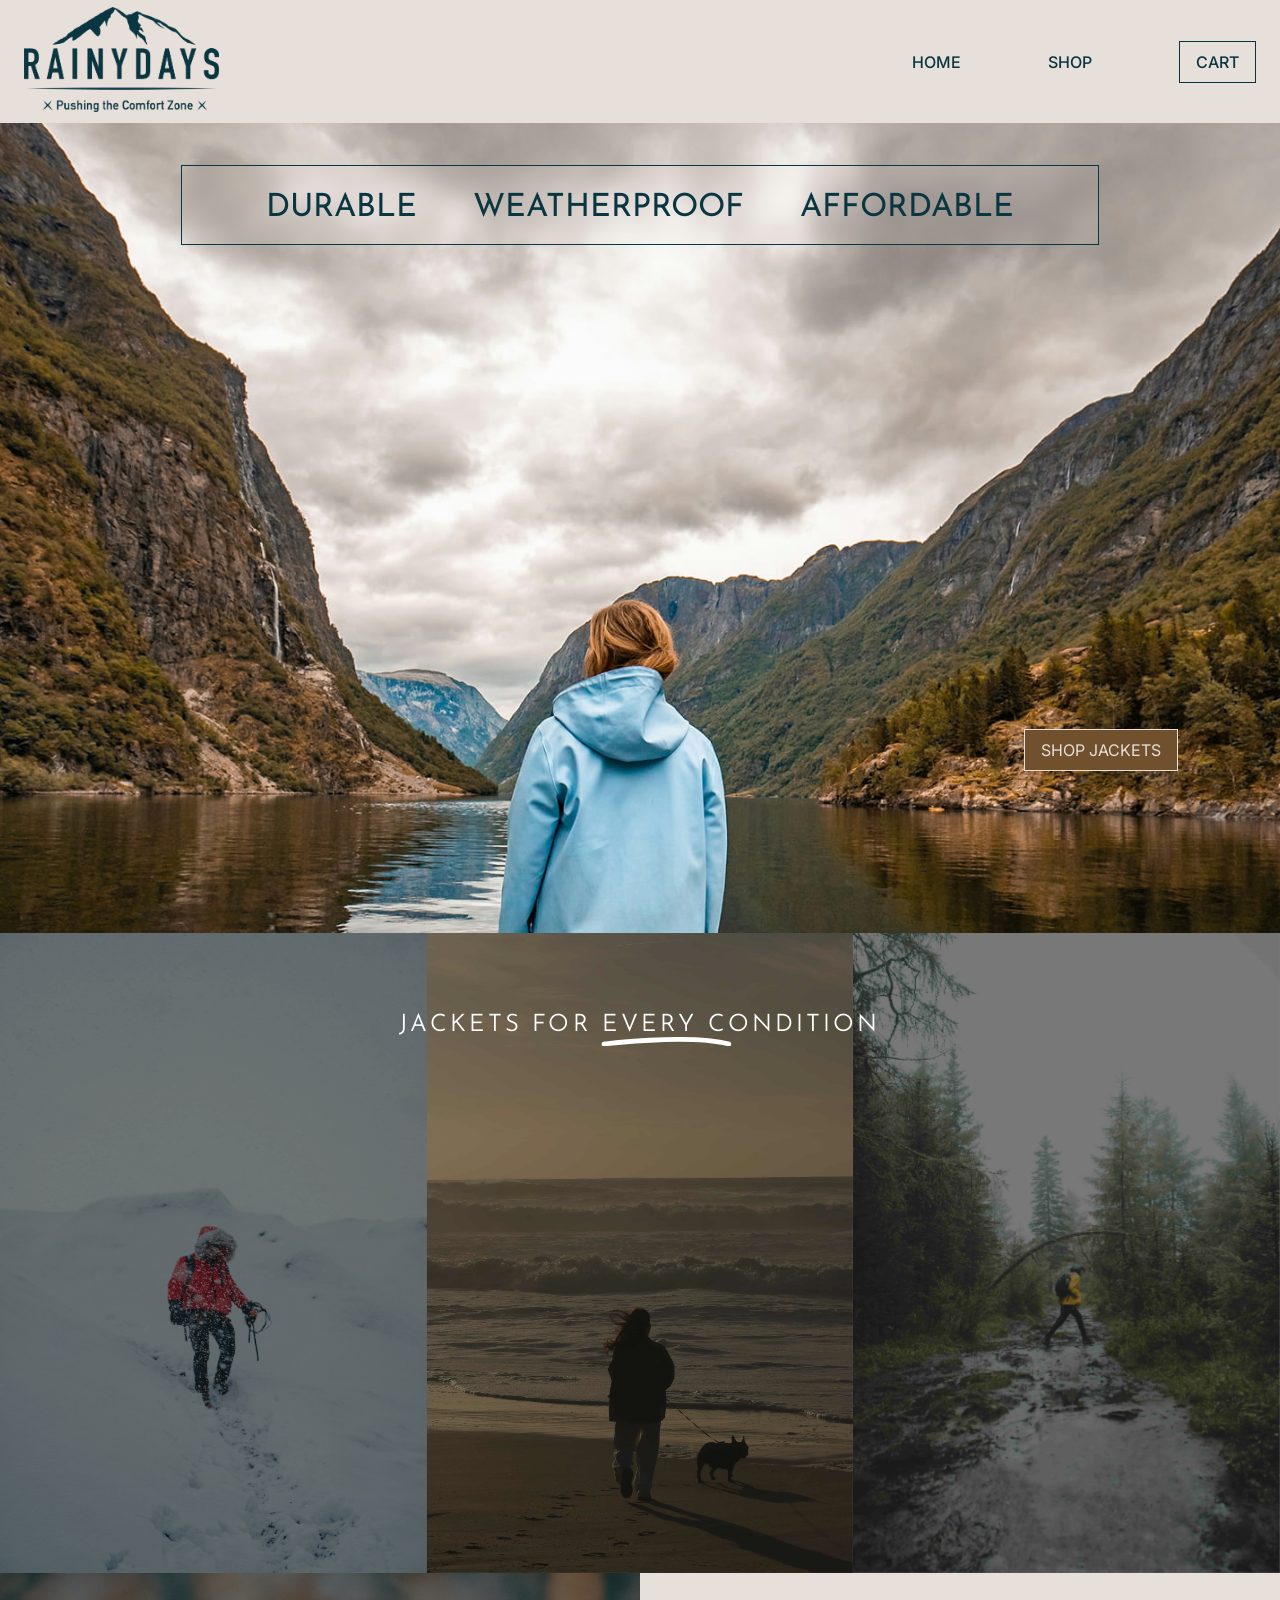
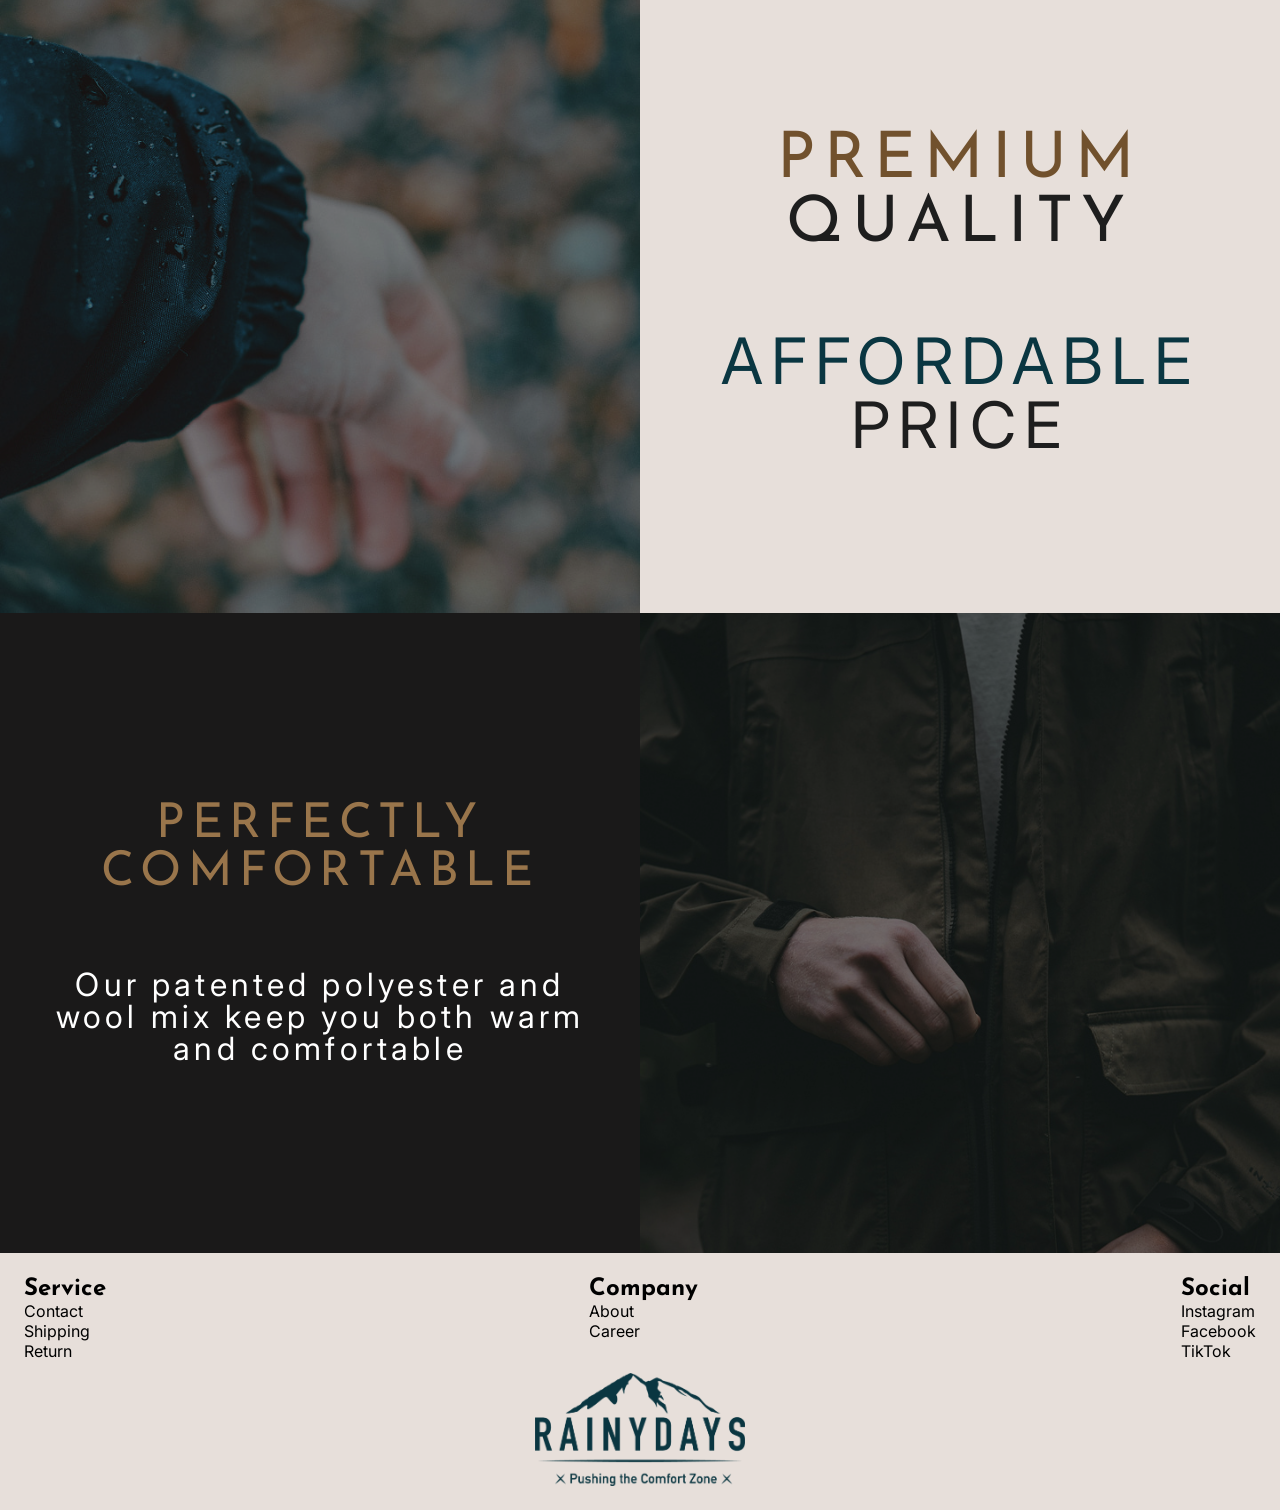
<file: index.html>
<!doctype html>
<html lang="en">
	<head>
		<meta
			name="description"
			content="Pushing the comfort zone with durable, weatherproof, and afforable outdoor jackets."
		/>
		<link rel="preconnect" href="https://fonts.googleapis.com" />
		<link rel="preconnect" href="https://fonts.gstatic.com" crossorigin />
		<meta name="viewport" content="width=device-width, initial-scale=1.0" />
		<link
			href="https://fonts.googleapis.com/css2?family=Inter:ital,opsz,wght@0,14..32,100..900;1,14..32,100..900&family=Josefin+Sans:ital,wght@0,100..700;1,100..700&display=swap"
			rel="stylesheet"
		/>
		<link rel="stylesheet" href="theme.css" />
		<link rel="stylesheet" href="index.css" />
		<title>Jackets for every condition | Rainy Days</title>
	</head>
	<body>
		<nav>
			<a href="index.html"><img src="public/logo.png" alt="Rainy Days Home Page" /></a>
			<ul class="list-reset">
				<li>
					<a href="index.html">Home</a>
				</li>
				<li>
					<a href="shop.html">Shop</a>
				</li>
				<li>
					<a href="coming-soon.html" class="btn cart-btn">Cart</a>
				</li>
			</ul>
		</nav>
		<main>
			<section id="hero">
				<ul class="hero-box">
					<li>Durable</li>
					<li>Weatherproof</li>
					<li>Affordable</li>
				</ul>

				<a href="shop.html" class="btn">Shop Jackets</a>
			</section>
			<section class="gallery">
				<div class="headline">
					<h1>Jackets for every condition</h1>
					<svg class="decor-line" viewBox="0 0 276 20" fill="none" xmlns="http://www.w3.org/2000/svg">
						<path
							d="M5.00055 15.0004C65.2207 7.45413 202.729 -3.1106 271.001 15.0004"
							stroke="white"
							stroke-width="10"
							stroke-linecap="round"
						/>
					</svg>
				</div>

				<div class="gallery-images">
					<img src="public/snow.jpg" alt="Person out in a lot of snow with a red jacket" />
					<img src="public/beach.jpg" alt="Person walking on the beach with a jacket and a dog in the wind" />
					<img src="public/forest.jpg" alt="Person walking with a jacket in the rainy forest" />
				</div>
			</section>
			<section class="gallery with-box">
				<div class="gallery-images">
					<img src="public/closehand.jpg" alt="" />
					<div class="box box-light">
						<h2><span class="brown">Premium</span> quality</h2>
						<p><span class="primary">Affordable</span> price</p>
					</div>
				</div>
			</section>
			<section class="gallery with-box">
				<div class="gallery-images">
					<div class="box box-dark">
						<h2>Perfectly comfortable</h2>
						<p>Our patented polyester and wool mix keep you both warm and comfortable</p>
					</div>
					<img src="public/closejacket.jpg" alt="" />
				</div>
			</section>
		</main>
		<footer>
			<div style="grid-area: links-a">
				<h2>Service</h2>
				<ul class="list-reset">
					<li>
						<a href="contact.html">Contact</a>
					</li>
					<li>
						<a href="shipping.html">Shipping</a>
					</li>
					<li>
						<a href="returns.html">Return</a>
					</li>
				</ul>
			</div>
			<div style="grid-area: links-b">
				<div class="center">
					<h2>Company</h2>
					<ul class="list-reset">
						<li>
							<a href="about.html">About</a>
						</li>
						<li>
							<a href="career.html">Career</a>
						</li>
					</ul>
				</div>
			</div>
			<div style="grid-area: links-c">
				<h2>Social</h2>
				<ul class="list-reset">
					<li>
						<a href="coming-soon.html">Instagram</a>
					</li>
					<li>
						<a href="coming-soon.html">Facebook</a>
					</li>
					<li>
						<a href="coming-soon.html">TikTok</a>
					</li>
				</ul>
			</div>
			<img src="public/logo.png" alt="Rainy Days Logo" />
		</footer>
	</body>
</html>
</file>
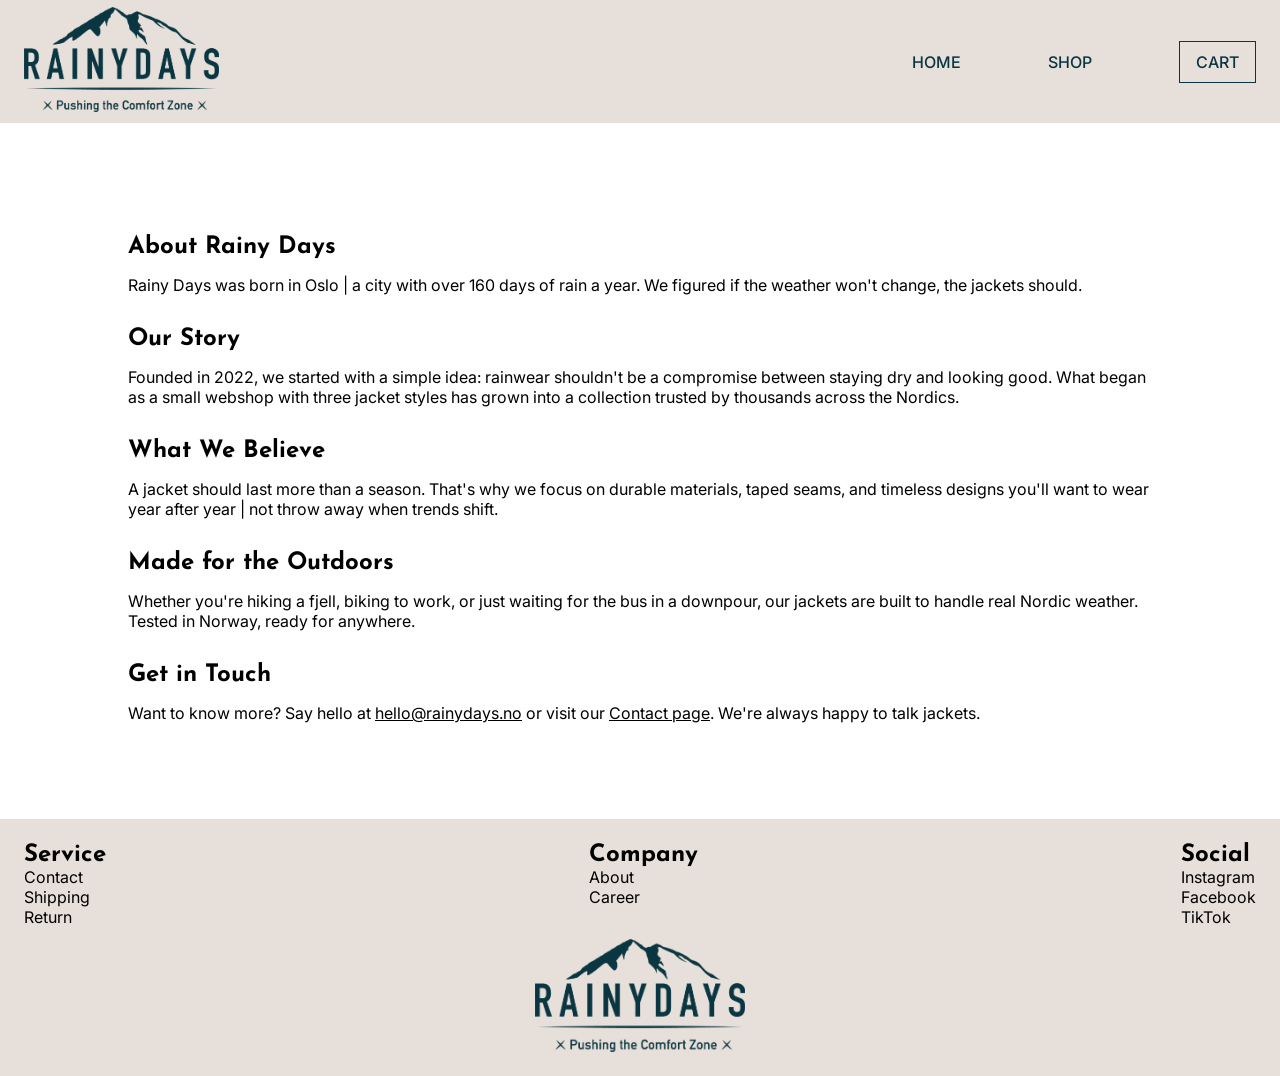
<file: about.html>
<!doctype html>
<html lang="en">
	<head>
		<link rel="preconnect" href="https://fonts.googleapis.com" />
		<link rel="preconnect" href="https://fonts.gstatic.com" crossorigin />
		<meta name="viewport" content="width=device-width, initial-scale=1.0" />
		<link
			href="https://fonts.googleapis.com/css2?family=Inter:ital,opsz,wght@0,14..32,100..900;1,14..32,100..900&family=Josefin+Sans:ital,wght@0,100..700;1,100..700&display=swap"
			rel="stylesheet"
		/>
		<link rel="stylesheet" href="theme.css" />
		<link rel="stylesheet" href="page.css" />
		<title>About Rainy Days | Rainy Days</title>
		<meta name="description" content="Learn about Rainy Days, the best Norwegian outdoor jacket store." />
	</head>
	<body>
		<nav>
			<a href="index.html"><img src="public/logo.png" alt="Rainy Days Home Page" /></a>
			<ul class="list-reset">
				<li>
					<a href="index.html">Home</a>
				</li>
				<li>
					<a href="shop.html">Shop</a>
				</li>
				<li>
					<a href="coming-soon.html" class="btn cart-btn">Cart</a>
				</li>
			</ul>
		</nav>
		<main>
			<article>
				<h1>About Rainy Days</h1>
				<p>
					Rainy Days was born in Oslo | a city with over 160 days of rain a year. We figured if the weather
					won't change, the jackets should.
				</p>

				<h2>Our Story</h2>
				<p>
					Founded in 2022, we started with a simple idea: rainwear shouldn't be a compromise between staying
					dry and looking good. What began as a small webshop with three jacket styles has grown into a
					collection trusted by thousands across the Nordics.
				</p>

				<h2>What We Believe</h2>
				<p>
					A jacket should last more than a season. That's why we focus on durable materials, taped seams, and
					timeless designs you'll want to wear year after year | not throw away when trends shift.
				</p>

				<h2>Made for the Outdoors</h2>
				<p>
					Whether you're hiking a fjell, biking to work, or just waiting for the bus in a downpour, our
					jackets are built to handle real Nordic weather. Tested in Norway, ready for anywhere.
				</p>

				<h2>Get in Touch</h2>
				<p>
					Want to know more? Say hello at <a href="mailto:hello@rainydays.no">hello@rainydays.no</a> or visit
					our <a href="/contact.html">Contact page</a>. We're always happy to talk jackets.
				</p>
			</article>
		</main>
		<footer>
			<div style="grid-area: links-a">
				<h2>Service</h2>
				<ul class="list-reset">
					<li>
						<a href="contact.html">Contact</a>
					</li>
					<li>
						<a href="shipping.html">Shipping</a>
					</li>
					<li>
						<a href="returns.html">Return</a>
					</li>
				</ul>
			</div>
			<div style="grid-area: links-b">
				<div class="center">
					<h2>Company</h2>
					<ul class="list-reset">
						<li>
							<a href="about.html">About</a>
						</li>
						<li>
							<a href="career.html">Career</a>
						</li>
					</ul>
				</div>
			</div>
			<div style="grid-area: links-c">
				<h2>Social</h2>
				<ul class="list-reset">
					<li>
						<a href="coming-soon.html">Instagram</a>
					</li>
					<li>
						<a href="coming-soon.html">Facebook</a>
					</li>
					<li>
						<a href="coming-soon.html">TikTok</a>
					</li>
				</ul>
			</div>
			<img src="public/logo.png" alt="Rainy Days Logo" />
		</footer>
	</body>
</html>
</file>
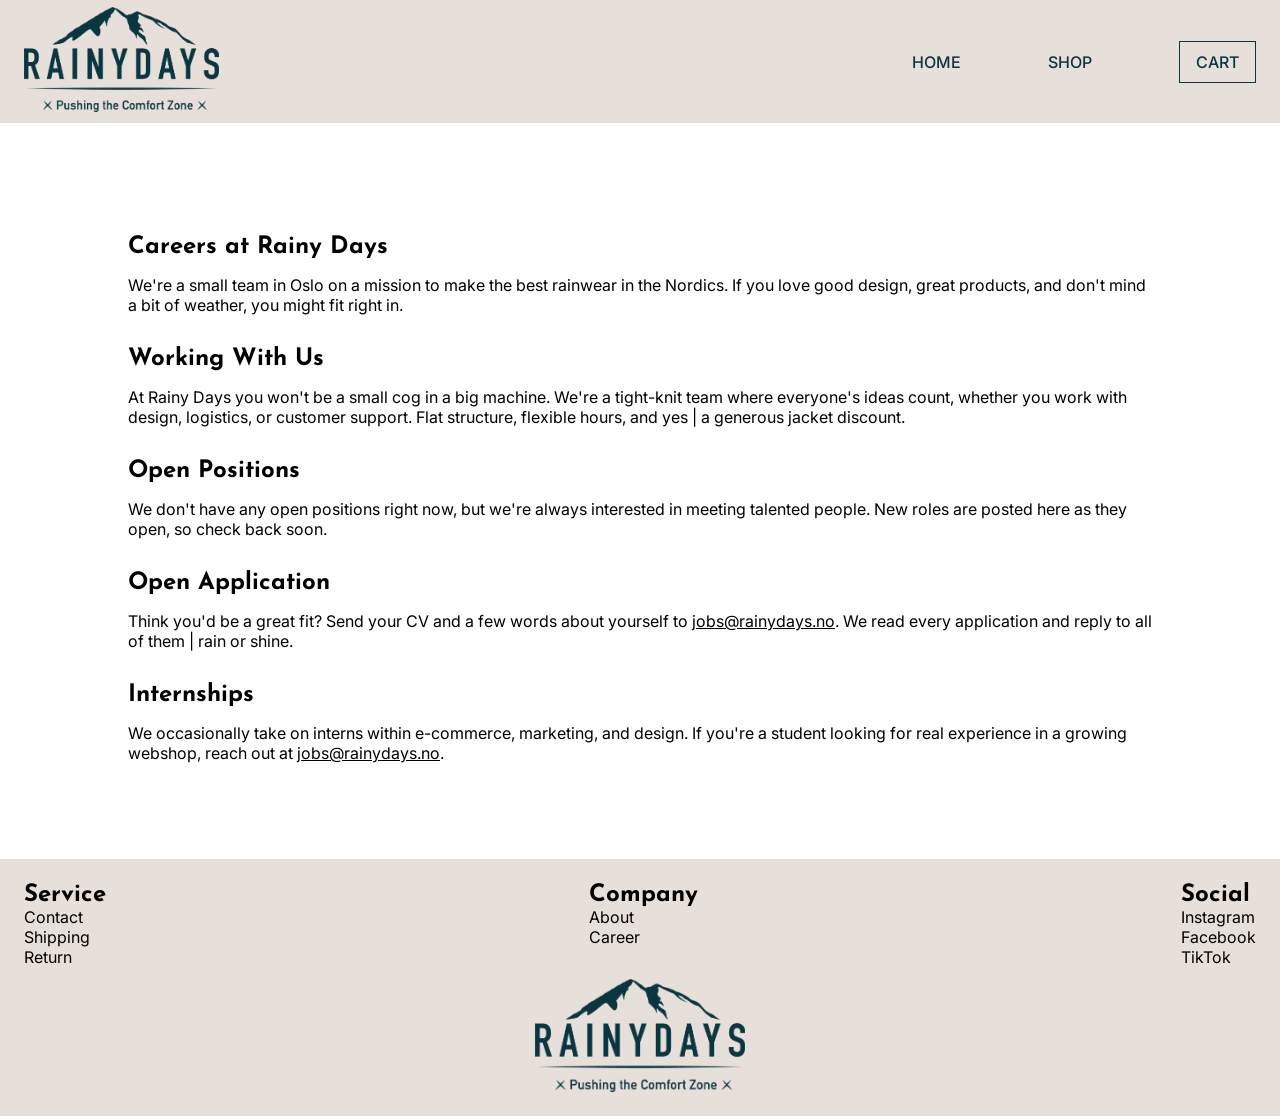
<file: career.html>
<!doctype html>
<html lang="en">
	<head>
		<link rel="preconnect" href="https://fonts.googleapis.com" />
		<link rel="preconnect" href="https://fonts.gstatic.com" crossorigin />
		<meta name="viewport" content="width=device-width, initial-scale=1.0" />
		<link
			href="https://fonts.googleapis.com/css2?family=Inter:ital,opsz,wght@0,14..32,100..900;1,14..32,100..900&family=Josefin+Sans:ital,wght@0,100..700;1,100..700&display=swap"
			rel="stylesheet"
		/>
		<link rel="stylesheet" href="theme.css" />
		<link rel="stylesheet" href="page.css" />
		<title>Careers at Rainy Days | Rainy Days</title>
		<meta name="description" content="Change your life. Work at Rainy Days." />
	</head>
	<body>
		<nav>
			<a href="index.html"><img src="public/logo.png" alt="Rainy Days Home Page" /></a>
			<ul class="list-reset">
				<li>
					<a href="index.html">Home</a>
				</li>
				<li>
					<a href="shop.html">Shop</a>
				</li>
				<li>
					<a href="coming-soon.html" class="btn cart-btn">Cart</a>
				</li>
			</ul>
		</nav>
		<main>
			<article>
				<h1>Careers at Rainy Days</h1>
				<p>
					We're a small team in Oslo on a mission to make the best rainwear in the Nordics. If you love good
					design, great products, and don't mind a bit of weather, you might fit right in.
				</p>

				<h2>Working With Us</h2>
				<p>
					At Rainy Days you won't be a small cog in a big machine. We're a tight-knit team where everyone's
					ideas count, whether you work with design, logistics, or customer support. Flat structure, flexible
					hours, and yes | a generous jacket discount.
				</p>

				<h2>Open Positions</h2>
				<p>
					We don't have any open positions right now, but we're always interested in meeting talented people.
					New roles are posted here as they open, so check back soon.
				</p>

				<h2>Open Application</h2>
				<p>
					Think you'd be a great fit? Send your CV and a few words about yourself to
					<a href="mailto:jobs@rainydays.no">jobs@rainydays.no</a>. We read every application and reply to all
					of them | rain or shine.
				</p>

				<h2>Internships</h2>
				<p>
					We occasionally take on interns within e-commerce, marketing, and design. If you're a student
					looking for real experience in a growing webshop, reach out at
					<a href="mailto:jobs@rainydays.no">jobs@rainydays.no</a>.
				</p>
			</article>
		</main>
		<footer>
			<div style="grid-area: links-a">
				<h2>Service</h2>
				<ul class="list-reset">
					<li>
						<a href="contact.html">Contact</a>
					</li>
					<li>
						<a href="shipping.html">Shipping</a>
					</li>
					<li>
						<a href="returns.html">Return</a>
					</li>
				</ul>
			</div>
			<div style="grid-area: links-b">
				<div class="center">
					<h2>Company</h2>
					<ul class="list-reset">
						<li>
							<a href="about.html">About</a>
						</li>
						<li>
							<a href="career.html">Career</a>
						</li>
					</ul>
				</div>
			</div>
			<div style="grid-area: links-c">
				<h2>Social</h2>
				<ul class="list-reset">
					<li>
						<a href="coming-soon.html">Instagram</a>
					</li>
					<li>
						<a href="coming-soon.html">Facebook</a>
					</li>
					<li>
						<a href="coming-soon.html">TikTok</a>
					</li>
				</ul>
			</div>
			<img src="public/logo.png" alt="Rainy Days Logo" />
		</footer>
	</body>
</html>
</file>
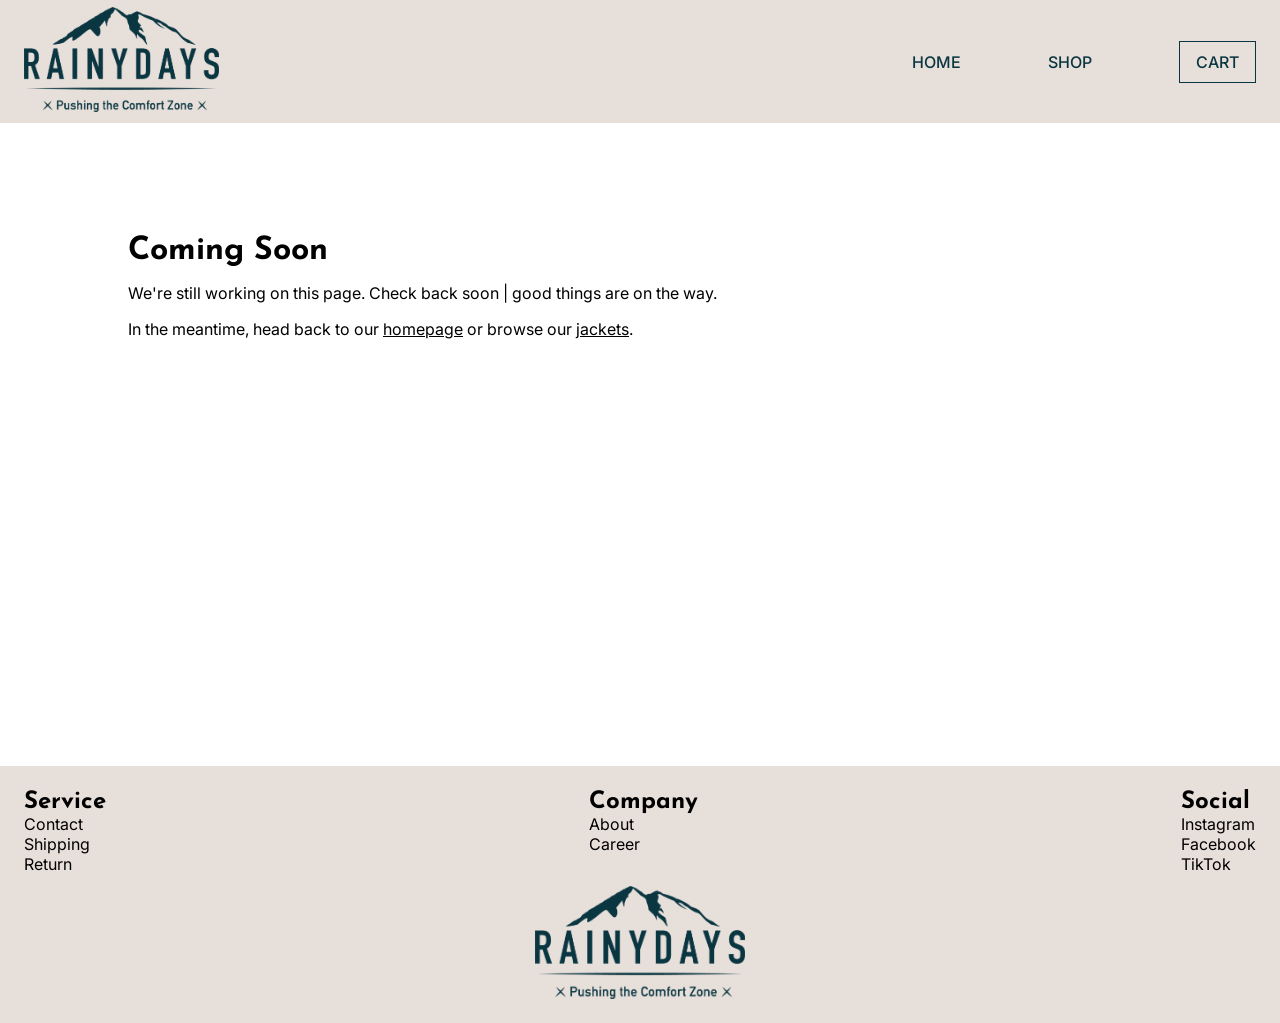
<file: coming-soon.html>
<!doctype html>
<html lang="en">
	<head>
		<link rel="preconnect" href="https://fonts.googleapis.com" />
		<link rel="preconnect" href="https://fonts.gstatic.com" crossorigin />
		<meta name="viewport" content="width=device-width, initial-scale=1.0" />
		<link
			href="https://fonts.googleapis.com/css2?family=Inter:ital,opsz,wght@0,14..32,100..900;1,14..32,100..900&family=Josefin+Sans:ital,wght@0,100..700;1,100..700&display=swap"
			rel="stylesheet"
		/>
		<link rel="stylesheet" href="theme.css" />
		<link rel="stylesheet" href="page.css" />
		<title>Coming Soon | Rainy Days</title>
		<meta name="description" content="We're still working on this page. Check back soon." />
	</head>
	<body>
		<nav>
			<a href="index.html"><img src="public/logo.png" alt="Rainy Days Home Page" /></a>
			<ul class="list-reset">
				<li>
					<a href="index.html">Home</a>
				</li>
				<li>
					<a href="shop.html">Shop</a>
				</li>
				<li>
					<a href="coming-soon.html" class="btn cart-btn">Cart</a>
				</li>
			</ul>
		</nav>
		<main>
			<h1>Coming Soon</h1>
			<p>We're still working on this page. Check back soon | good things are on the way.</p>
			<p>
				In the meantime, head back to our <a href="index.html">homepage</a> or browse our
				<a href="shop.html">jackets</a>.
			</p>
		</main>
		<footer>
			<div style="grid-area: links-a">
				<h2>Service</h2>
				<ul class="list-reset">
					<li>
						<a href="contact.html">Contact</a>
					</li>
					<li>
						<a href="shipping.html">Shipping</a>
					</li>
					<li>
						<a href="returns.html">Return</a>
					</li>
				</ul>
			</div>
			<div style="grid-area: links-b">
				<div class="center">
					<h2>Company</h2>
					<ul class="list-reset">
						<li>
							<a href="about.html">About</a>
						</li>
						<li>
							<a href="career.html">Career</a>
						</li>
					</ul>
				</div>
			</div>
			<div style="grid-area: links-c">
				<h2>Social</h2>
				<ul class="list-reset">
					<li>
						<a href="coming-soon.html">Instagram</a>
					</li>
					<li>
						<a href="coming-soon.html">Facebook</a>
					</li>
					<li>
						<a href="coming-soon.html">TikTok</a>
					</li>
				</ul>
			</div>
			<img src="public/logo.png" alt="Rainy Days Logo" />
		</footer>
	</body>
</html>
</file>
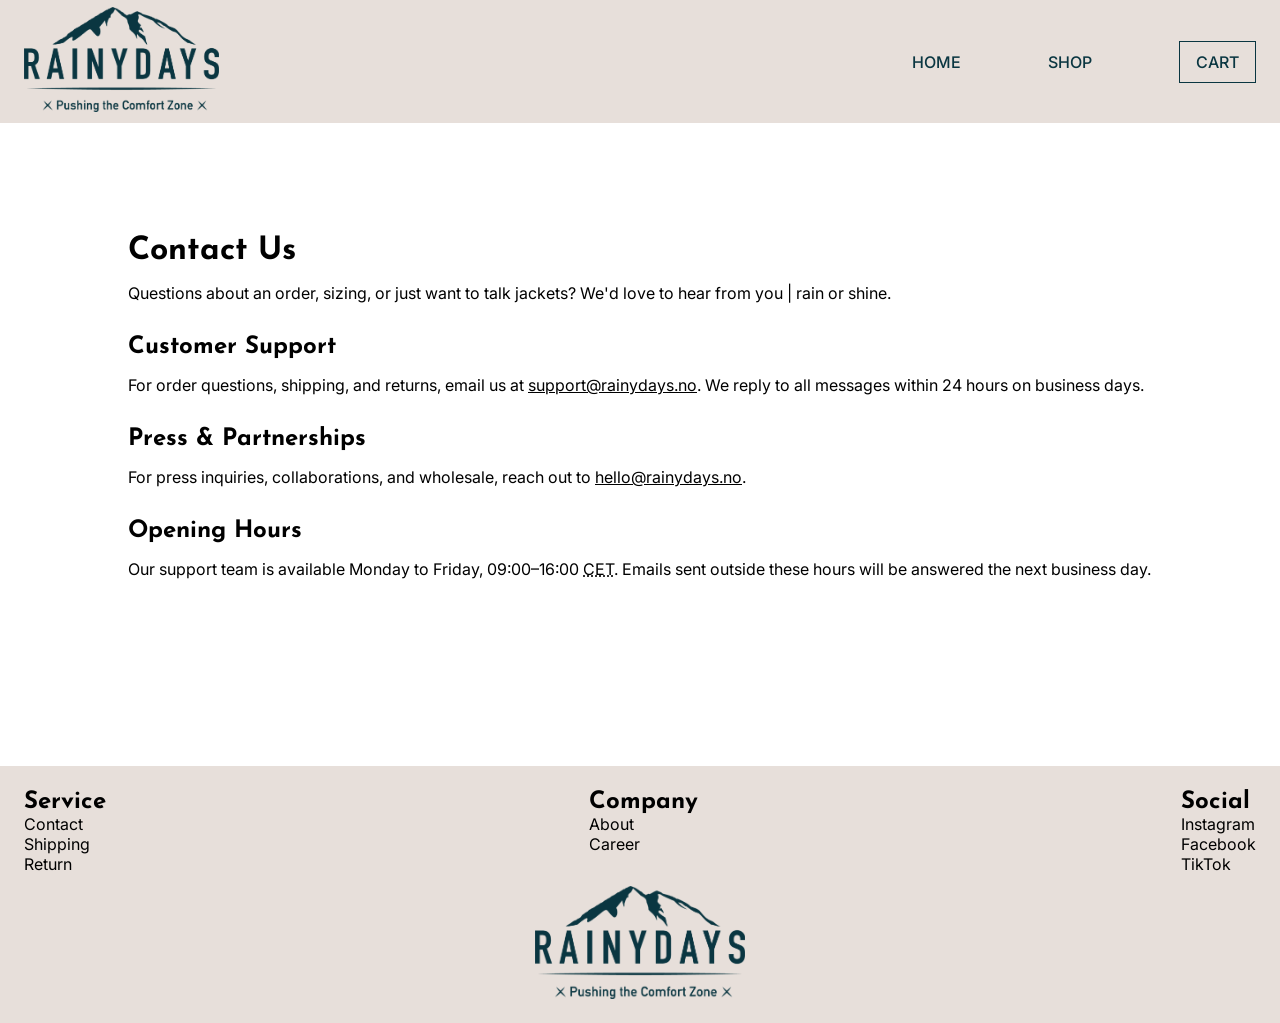
<file: contact.html>
<!doctype html>
<html lang="en">
	<head>
		<link rel="preconnect" href="https://fonts.googleapis.com" />
		<link rel="preconnect" href="https://fonts.gstatic.com" crossorigin />
		<meta name="viewport" content="width=device-width, initial-scale=1.0" />
		<link
			href="https://fonts.googleapis.com/css2?family=Inter:ital,opsz,wght@0,14..32,100..900;1,14..32,100..900&family=Josefin+Sans:ital,wght@0,100..700;1,100..700&display=swap"
			rel="stylesheet"
		/>
		<link rel="stylesheet" href="theme.css" />
		<link rel="stylesheet" href="page.css" />
		<title>Contact Us | Rainy Days</title>
		<meta name="description" content="Get in touch! We promise we're nice." />
	</head>
	<body>
		<nav>
			<a href="index.html"><img src="public/logo.png" alt="Rainy Days Home Page" /></a>
			<ul class="list-reset">
				<li>
					<a href="index.html">Home</a>
				</li>
				<li>
					<a href="shop.html">Shop</a>
				</li>
				<li>
					<a href="coming-soon.html" class="btn cart-btn">Cart</a>
				</li>
			</ul>
		</nav>
		<main>
			<h1>Contact Us</h1>
			<p>
				Questions about an order, sizing, or just want to talk jackets? We'd love to hear from you | rain or
				shine.
			</p>

			<h2>Customer Support</h2>
			<p>
				For order questions, shipping, and returns, email us at
				<a href="mailto:support@rainydays.no">support@rainydays.no</a>. We reply to all messages within 24 hours
				on business days.
			</p>

			<h2>Press &amp; Partnerships</h2>
			<p>
				For press inquiries, collaborations, and wholesale, reach out to
				<a href="mailto:hello@rainydays.no">hello@rainydays.no</a>.
			</p>

			<h2>Opening Hours</h2>
			<p>
				Our support team is available Monday to Friday, 09:00–16:00
				<abbr title="Central European Time">CET</abbr>. Emails sent outside these hours will be answered the
				next business day.
			</p>
		</main>
		<footer>
			<div style="grid-area: links-a">
				<h2>Service</h2>
				<ul class="list-reset">
					<li>
						<a href="contact.html">Contact</a>
					</li>
					<li>
						<a href="shipping.html">Shipping</a>
					</li>
					<li>
						<a href="returns.html">Return</a>
					</li>
				</ul>
			</div>
			<div style="grid-area: links-b">
				<div class="center">
					<h2>Company</h2>
					<ul class="list-reset">
						<li>
							<a href="about.html">About</a>
						</li>
						<li>
							<a href="career.html">Career</a>
						</li>
					</ul>
				</div>
			</div>
			<div style="grid-area: links-c">
				<h2>Social</h2>
				<ul class="list-reset">
					<li>
						<a href="coming-soon.html">Instagram</a>
					</li>
					<li>
						<a href="coming-soon.html">Facebook</a>
					</li>
					<li>
						<a href="coming-soon.html">TikTok</a>
					</li>
				</ul>
			</div>
			<img src="public/logo.png" alt="Rainy Days Logo" />
		</footer>
	</body>
</html>
</file>
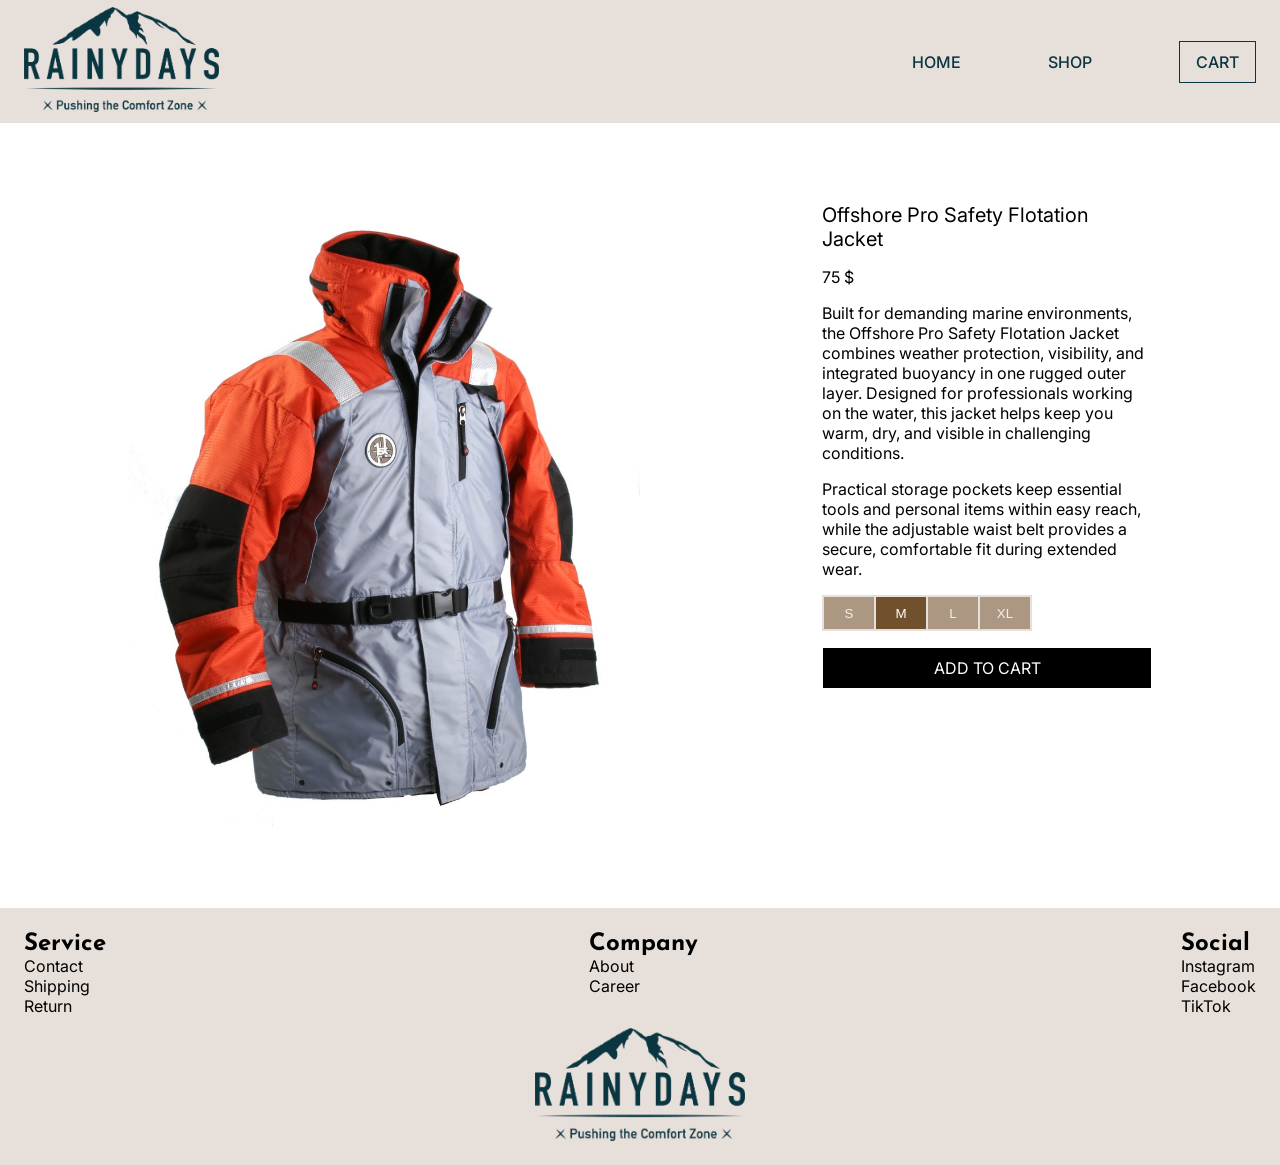
<file: jacket-1.html>
<!doctype html>
<html lang="en">
	<head>
		<link rel="preconnect" href="https://fonts.googleapis.com" />
		<link rel="preconnect" href="https://fonts.gstatic.com" crossorigin />
		<meta name="viewport" content="width=device-width, initial-scale=1.0" />
		<link
			href="https://fonts.googleapis.com/css2?family=Inter:ital,opsz,wght@0,14..32,100..900;1,14..32,100..900&family=Josefin+Sans:ital,wght@0,100..700;1,100..700&display=swap"
			rel="stylesheet"
		/>
		<link rel="stylesheet" href="theme.css" />
		<link rel="stylesheet" href="products.css" />
		<title>Offshore Pro Safety Flotation Jacket | Rainy Days</title>
		<meta
			name="description"
			content="High-visibility orange and gray marine flotation jacket with reflective panels, high storm collar, adjustable waist belt, and zippered pockets."
		/>
	</head>
	<body>
		<nav>
			<a href="index.html"><img src="public/logo.png" alt="Rainy Days Home Page" /></a>
			<ul class="list-reset">
				<li>
					<a href="index.html">Home</a>
				</li>
				<li>
					<a href="shop.html">Shop</a>
				</li>
				<li>
					<a href="coming-soon.html" class="btn cart-btn">Cart</a>
				</li>
			</ul>
		</nav>
		<main itemscope itemtype="https://schema.org/Product">
			<img
				itemprop="image"
				src="public/RainyDays_Jacket1.jpg"
				alt="High-visibility orange and gray marine flotation jacket with reflective panels, high storm collar, adjustable waist belt, and zippered pockets."
			/>
			<div class="product">
				<h1 itemprop="name">Offshore Pro Safety Flotation Jacket</h1>
				<div itemprop="offers" itemscope itemtype="https://schema.org/Offer">
					<span itemprop="price">75</span>
					<span itemprop="priceCurrency" content="USD">$</span>
				</div>
				<div itemprop="description">
					<p>
						Built for demanding marine environments, the Offshore Pro Safety Flotation Jacket combines
						weather protection, visibility, and integrated buoyancy in one rugged outer layer. Designed for
						professionals working on the water, this jacket helps keep you warm, dry, and visible in
						challenging conditions.
					</p>
					<p>
						Practical storage pockets keep essential tools and personal items within easy reach, while the
						adjustable waist belt provides a secure, comfortable fit during extended wear.
					</p>
				</div>
				<div class="btn-group" role="radiogroup">
					<button role="radio" aria-checked="false">S</button>
					<button role="radio" aria-checked="true">M</button>
					<button role="radio" aria-checked="false">L</button>
					<button role="radio" aria-checked="false">XL</button>
				</div>
				<a href="coming-soon.html" class="btn add-btn">Add to cart</a>
			</div>
		</main>
		<footer>
			<div style="grid-area: links-a">
				<h2>Service</h2>
				<ul class="list-reset">
					<li>
						<a href="contact.html">Contact</a>
					</li>
					<li>
						<a href="shipping.html">Shipping</a>
					</li>
					<li>
						<a href="returns.html">Return</a>
					</li>
				</ul>
			</div>
			<div style="grid-area: links-b">
				<div class="center">
					<h2>Company</h2>
					<ul class="list-reset">
						<li>
							<a href="about.html">About</a>
						</li>
						<li>
							<a href="career.html">Career</a>
						</li>
					</ul>
				</div>
			</div>
			<div style="grid-area: links-c">
				<h2>Social</h2>
				<ul class="list-reset">
					<li>
						<a href="coming-soon.html">Instagram</a>
					</li>
					<li>
						<a href="coming-soon.html">Facebook</a>
					</li>
					<li>
						<a href="coming-soon.html">TikTok</a>
					</li>
				</ul>
			</div>
			<img src="public/logo.png" alt="Rainy Days Logo" />
		</footer>
	</body>
</html>
</file>
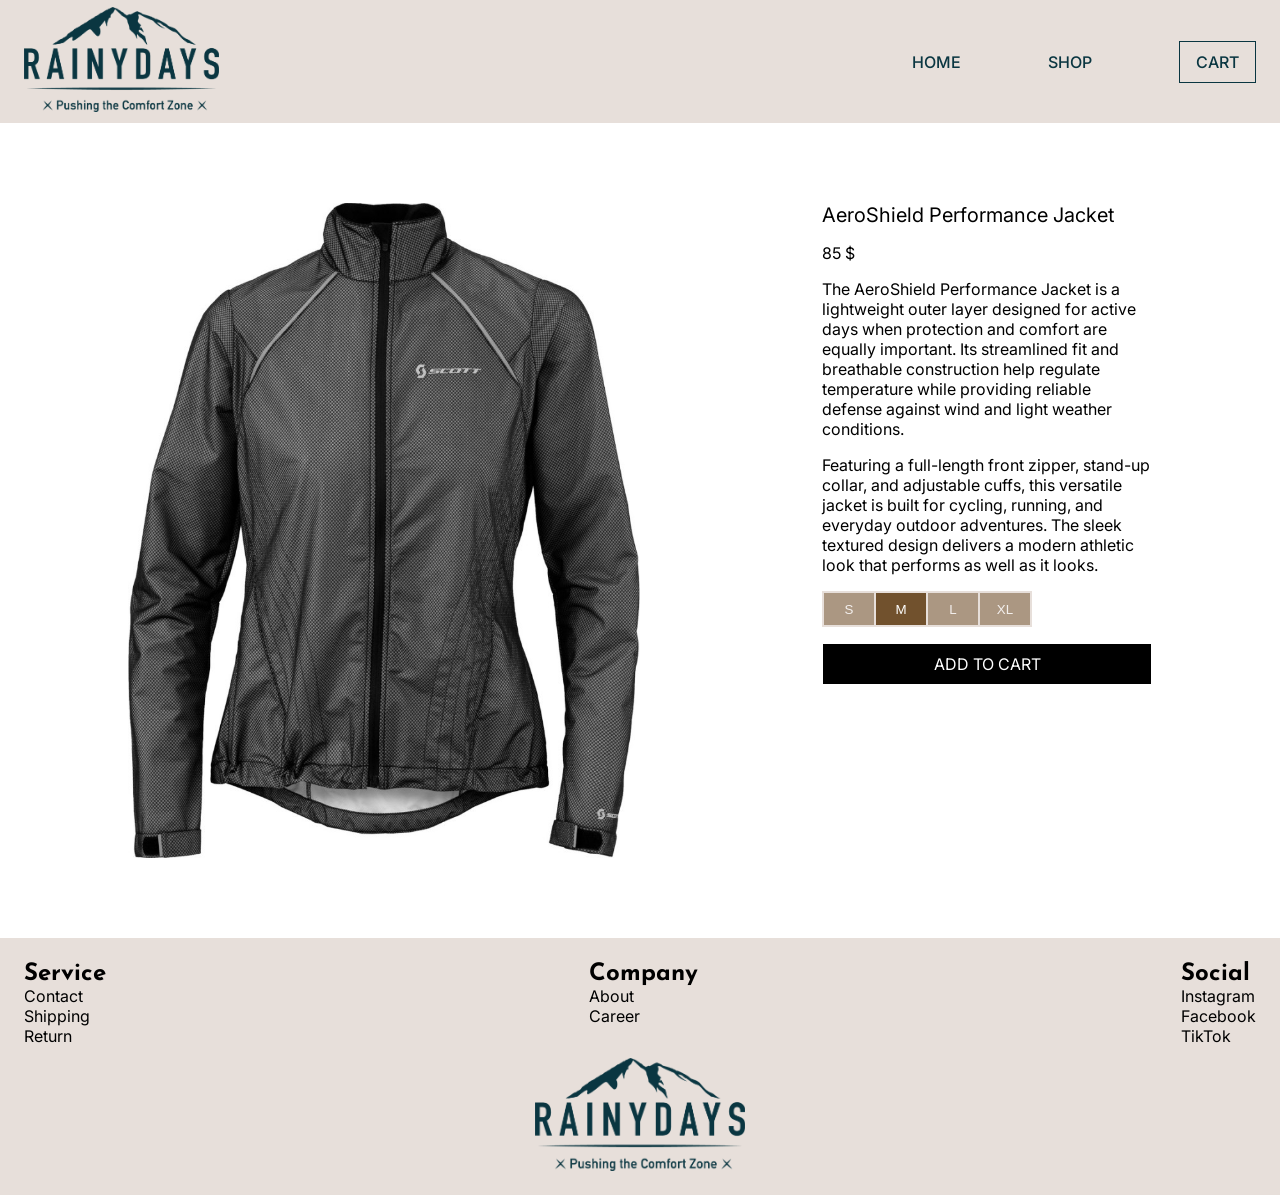
<file: jacket-2.html>
<!doctype html>
<html lang="en">
	<head>
		<link rel="preconnect" href="https://fonts.googleapis.com" />
		<link rel="preconnect" href="https://fonts.gstatic.com" crossorigin />
		<meta name="viewport" content="width=device-width, initial-scale=1.0" />
		<link
			href="https://fonts.googleapis.com/css2?family=Inter:ital,opsz,wght@0,14..32,100..900;1,14..32,100..900&family=Josefin+Sans:ital,wght@0,100..700;1,100..700&display=swap"
			rel="stylesheet"
		/>
		<link rel="stylesheet" href="theme.css" />
		<link rel="stylesheet" href="products.css" />
		<title>AeroShield Performance Jacket | Rainy Days</title>
		<meta
			name="description"
			content="Gray lightweight performance jacket with a full front zipper, stand-up collar, long sleeves, adjustable cuffs, and an athletic fit."
		/>
	</head>
	<body>
		<nav>
			<a href="index.html"><img src="public/logo.png" alt="Rainy Days Home Page" /></a>
			<ul class="list-reset">
				<li>
					<a href="index.html">Home</a>
				</li>
				<li>
					<a href="shop.html">Shop</a>
				</li>
				<li>
					<a href="coming-soon.html" class="btn cart-btn">Cart</a>
				</li>
			</ul>
		</nav>
		<main itemscope itemtype="https://schema.org/Product">
			<img
				itemprop="image"
				src="public/RainyDays_Jacket2.jpg"
				alt="Gray lightweight performance jacket with a full front zipper, stand-up collar, long sleeves, adjustable cuffs, and an athletic fit."
			/>
			<div class="product">
				<h1 itemprop="name">AeroShield Performance Jacket</h1>
				<div itemprop="offers" itemscope itemtype="https://schema.org/Offer">
					<span itemprop="price">85</span>
					<span itemprop="priceCurrency" content="USD">$</span>
				</div>
				<div itemprop="description">
					<p>
						The AeroShield Performance Jacket is a lightweight outer layer designed for active days when
						protection and comfort are equally important. Its streamlined fit and breathable construction
						help regulate temperature while providing reliable defense against wind and light weather
						conditions.
					</p>
					<p>
						Featuring a full-length front zipper, stand-up collar, and adjustable cuffs, this versatile
						jacket is built for cycling, running, and everyday outdoor adventures. The sleek textured design
						delivers a modern athletic look that performs as well as it looks.
					</p>
				</div>
				<div class="btn-group" role="radiogroup">
					<button role="radio" aria-checked="false">S</button>
					<button role="radio" aria-checked="true">M</button>
					<button role="radio" aria-checked="false">L</button>
					<button role="radio" aria-checked="false">XL</button>
				</div>
				<a href="coming-soon.html" class="btn add-btn">Add to cart</a>
			</div>
		</main>
		<footer>
			<div style="grid-area: links-a">
				<h2>Service</h2>
				<ul class="list-reset">
					<li>
						<a href="contact.html">Contact</a>
					</li>
					<li>
						<a href="shipping.html">Shipping</a>
					</li>
					<li>
						<a href="returns.html">Return</a>
					</li>
				</ul>
			</div>
			<div style="grid-area: links-b">
				<div class="center">
					<h2>Company</h2>
					<ul class="list-reset">
						<li>
							<a href="about.html">About</a>
						</li>
						<li>
							<a href="career.html">Career</a>
						</li>
					</ul>
				</div>
			</div>
			<div style="grid-area: links-c">
				<h2>Social</h2>
				<ul class="list-reset">
					<li>
						<a href="coming-soon.html">Instagram</a>
					</li>
					<li>
						<a href="coming-soon.html">Facebook</a>
					</li>
					<li>
						<a href="coming-soon.html">TikTok</a>
					</li>
				</ul>
			</div>
			<img src="public/logo.png" alt="Rainy Days Logo" />
		</footer>
	</body>
</html>
</file>
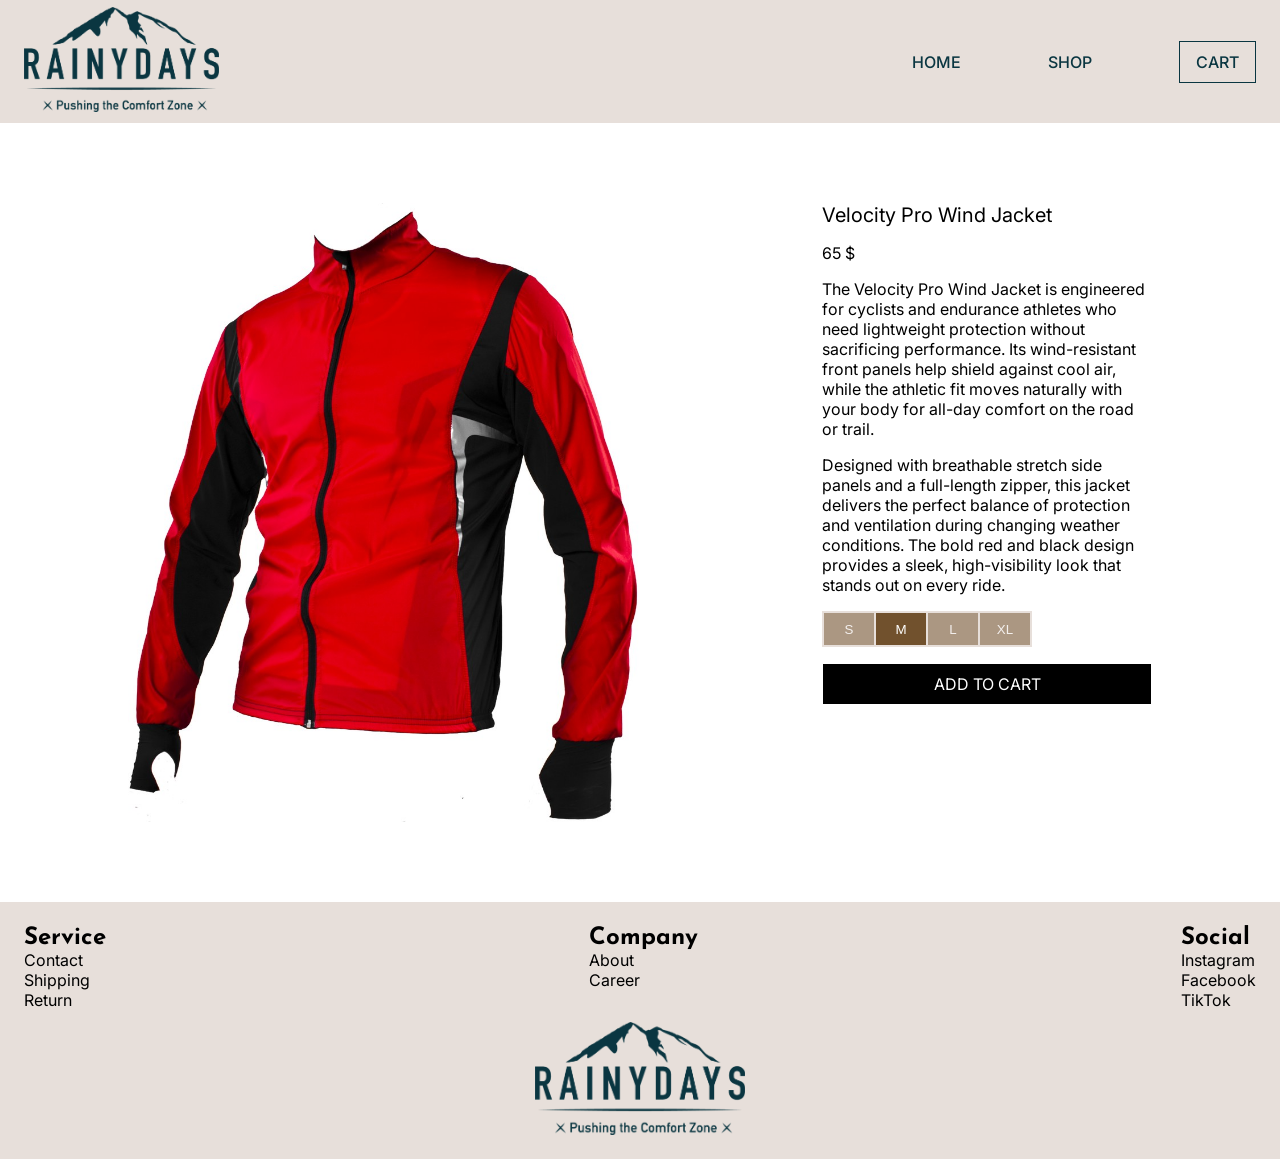
<file: jacket-3.html>
<!doctype html>
<html lang="en">
	<head>
		<link rel="preconnect" href="https://fonts.googleapis.com" />
		<link rel="preconnect" href="https://fonts.gstatic.com" crossorigin />
		<meta name="viewport" content="width=device-width, initial-scale=1.0" />
		<link
			href="https://fonts.googleapis.com/css2?family=Inter:ital,opsz,wght@0,14..32,100..900;1,14..32,100..900&family=Josefin+Sans:ital,wght@0,100..700;1,100..700&display=swap"
			rel="stylesheet"
		/>
		<link rel="stylesheet" href="theme.css" />
		<link rel="stylesheet" href="products.css" />
		<title>Velocity Pro Wind Jacket | Rainy Days</title>
		<meta
			name="description"
			content="Red and black performance cycling jacket with a full front zipper, high collar, long sleeves, and a fitted aerodynamic design."
		/>
	</head>
	<body>
		<nav>
			<a href="index.html"><img src="public/logo.png" alt="Rainy Days Home Page" /></a>
			<ul class="list-reset">
				<li>
					<a href="index.html">Home</a>
				</li>
				<li>
					<a href="shop.html">Shop</a>
				</li>
				<li>
					<a href="coming-soon.html" class="btn cart-btn">Cart</a>
				</li>
			</ul>
		</nav>
		<main itemscope itemtype="https://schema.org/Product">
			<img
				itemprop="image"
				src="public/RainyDays_Jacket3.jpg"
				alt="Red and black performance cycling jacket with a full front zipper, high collar, long sleeves, and a fitted aerodynamic design."
			/>
			<div class="product">
				<h1 itemprop="name">Velocity Pro Wind Jacket</h1>
				<div itemprop="offers" itemscope itemtype="https://schema.org/Offer">
					<span itemprop="price">65</span>
					<span itemprop="priceCurrency" content="USD">$</span>
				</div>
				<div itemprop="description">
					<p>
						The Velocity Pro Wind Jacket is engineered for cyclists and endurance athletes who need
						lightweight protection without sacrificing performance. Its wind-resistant front panels help
						shield against cool air, while the athletic fit moves naturally with your body for all-day
						comfort on the road or trail.
					</p>
					<p>
						Designed with breathable stretch side panels and a full-length zipper, this jacket delivers the
						perfect balance of protection and ventilation during changing weather conditions. The bold red
						and black design provides a sleek, high-visibility look that stands out on every ride.
					</p>
				</div>
				<div class="btn-group" role="radiogroup">
					<button role="radio" aria-checked="false">S</button>
					<button role="radio" aria-checked="true">M</button>
					<button role="radio" aria-checked="false">L</button>
					<button role="radio" aria-checked="false">XL</button>
				</div>
				<a href="coming-soon.html" class="btn add-btn">Add to cart</a>
			</div>
		</main>
		<footer>
			<div style="grid-area: links-a">
				<h2>Service</h2>
				<ul class="list-reset">
					<li>
						<a href="contact.html">Contact</a>
					</li>
					<li>
						<a href="shipping.html">Shipping</a>
					</li>
					<li>
						<a href="returns.html">Return</a>
					</li>
				</ul>
			</div>
			<div style="grid-area: links-b">
				<div class="center">
					<h2>Company</h2>
					<ul class="list-reset">
						<li>
							<a href="about.html">About</a>
						</li>
						<li>
							<a href="career.html">Career</a>
						</li>
					</ul>
				</div>
			</div>
			<div style="grid-area: links-c">
				<h2>Social</h2>
				<ul class="list-reset">
					<li>
						<a href="coming-soon.html">Instagram</a>
					</li>
					<li>
						<a href="coming-soon.html">Facebook</a>
					</li>
					<li>
						<a href="coming-soon.html">TikTok</a>
					</li>
				</ul>
			</div>
			<img src="public/logo.png" alt="Rainy Days Logo" />
		</footer>
	</body>
</html>
</file>
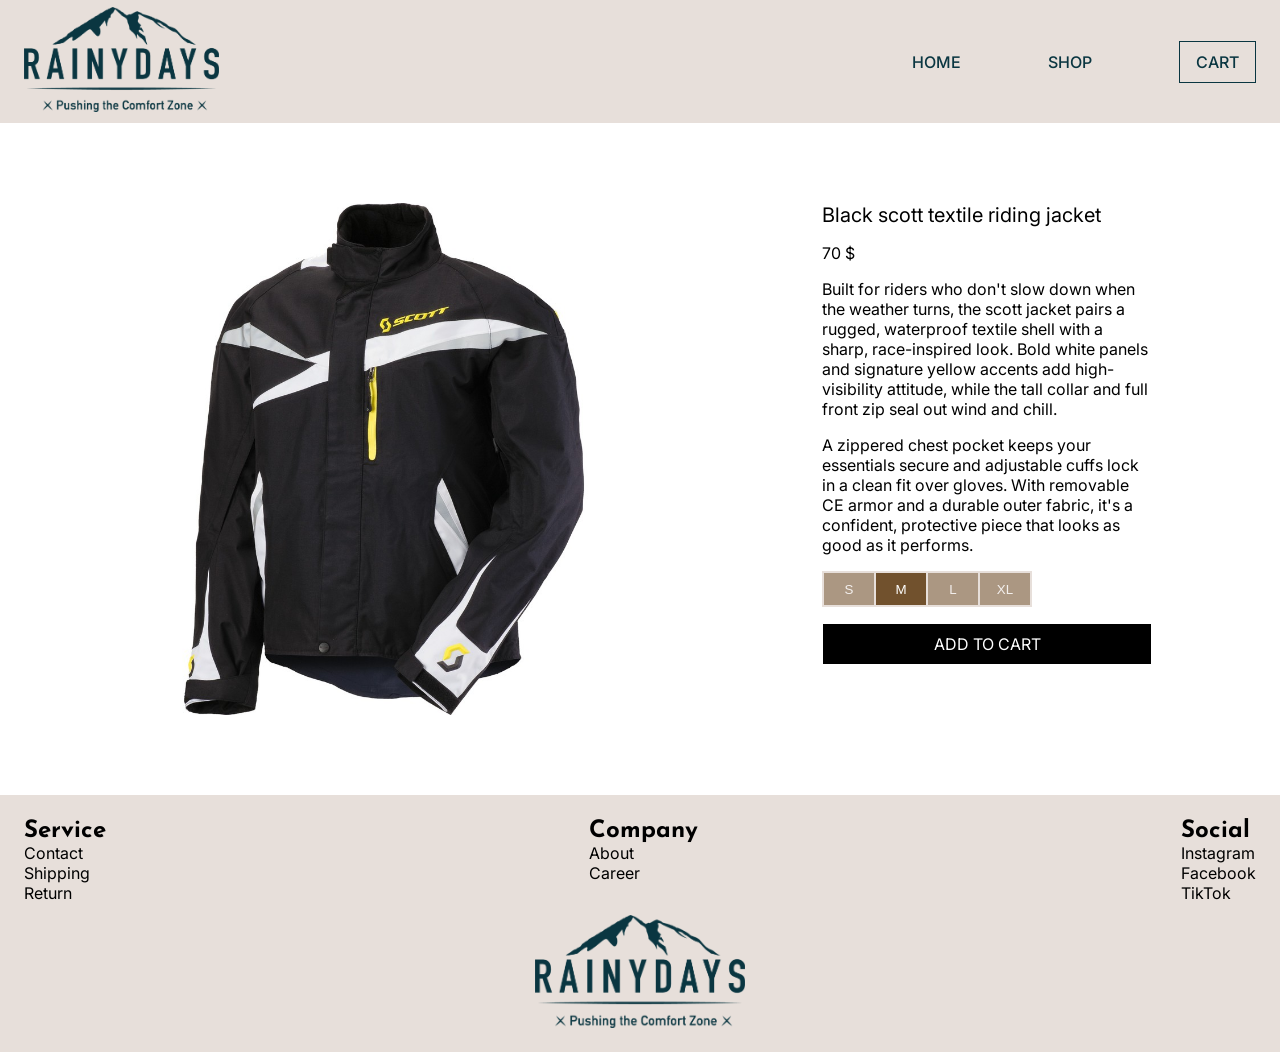
<file: jacket-4.html>
<!doctype html>
<html lang="en">
	<head>
		<link rel="preconnect" href="https://fonts.googleapis.com" />
		<link rel="preconnect" href="https://fonts.gstatic.com" crossorigin />
		<meta name="viewport" content="width=device-width, initial-scale=1.0" />
		<link
			href="https://fonts.googleapis.com/css2?family=Inter:ital,opsz,wght@0,14..32,100..900;1,14..32,100..900&family=Josefin+Sans:ital,wght@0,100..700;1,100..700&display=swap"
			rel="stylesheet"
		/>
		<link rel="stylesheet" href="theme.css" />
		<link rel="stylesheet" href="products.css" />
		<title>Black scott textile riding Jacket | Rainy Days</title>
		<meta
			name="description"
			content="Black scott textile riding jacket with white and silver panels, yellow zipper and logo accents, a tall collar, full front zip, and a chest pocket."
		/>
	</head>
	<body>
		<nav>
			<a href="index.html"><img src="public/logo.png" alt="Rainy Days Home Page" /></a>
			<ul class="list-reset">
				<li>
					<a href="index.html">Home</a>
				</li>
				<li>
					<a href="shop.html">Shop</a>
				</li>
				<li>
					<a href="coming-soon.html" class="btn cart-btn">Cart</a>
				</li>
			</ul>
		</nav>
		<main itemscope itemtype="https://schema.org/Product">
			<img
				itemprop="image"
				src="public/RainyDays_Jacket4.jpg"
				alt="Black scott textile riding jacket with white and silver panels, yellow zipper and logo accents, a tall collar, full front zip, and a chest pocket."
			/>
			<div class="product">
				<h1 itemprop="name">Black scott textile riding jacket</h1>
				<div itemprop="offers" itemscope itemtype="https://schema.org/Offer">
					<span itemprop="price">70</span>
					<span itemprop="priceCurrency" content="USD">$</span>
				</div>
				<div itemprop="description">
					<p>
						Built for riders who don't slow down when the weather turns, the scott jacket pairs a rugged,
						waterproof textile shell with a sharp, race-inspired look. Bold white panels and signature
						yellow accents add high-visibility attitude, while the tall collar and full front zip seal out
						wind and chill.
					</p>

					<p>
						A zippered chest pocket keeps your essentials secure and adjustable cuffs lock in a clean fit
						over gloves. With removable CE armor and a durable outer fabric, it's a confident, protective
						piece that looks as good as it performs.
					</p>
				</div>
				<div class="btn-group" role="radiogroup">
					<button role="radio" aria-checked="false">S</button>
					<button role="radio" aria-checked="true">M</button>
					<button role="radio" aria-checked="false">L</button>
					<button role="radio" aria-checked="false">XL</button>
				</div>
				<a href="coming-soon.html" class="btn add-btn">Add to cart</a>
			</div>
		</main>
		<footer>
			<div style="grid-area: links-a">
				<h2>Service</h2>
				<ul class="list-reset">
					<li>
						<a href="contact.html">Contact</a>
					</li>
					<li>
						<a href="shipping.html">Shipping</a>
					</li>
					<li>
						<a href="returns.html">Return</a>
					</li>
				</ul>
			</div>
			<div style="grid-area: links-b">
				<div class="center">
					<h2>Company</h2>
					<ul class="list-reset">
						<li>
							<a href="about.html">About</a>
						</li>
						<li>
							<a href="career.html">Career</a>
						</li>
					</ul>
				</div>
			</div>
			<div style="grid-area: links-c">
				<h2>Social</h2>
				<ul class="list-reset">
					<li>
						<a href="coming-soon.html">Instagram</a>
					</li>
					<li>
						<a href="coming-soon.html">Facebook</a>
					</li>
					<li>
						<a href="coming-soon.html">TikTok</a>
					</li>
				</ul>
			</div>
			<img src="public/logo.png" alt="Rainy Days Logo" />
		</footer>
	</body>
</html>
</file>
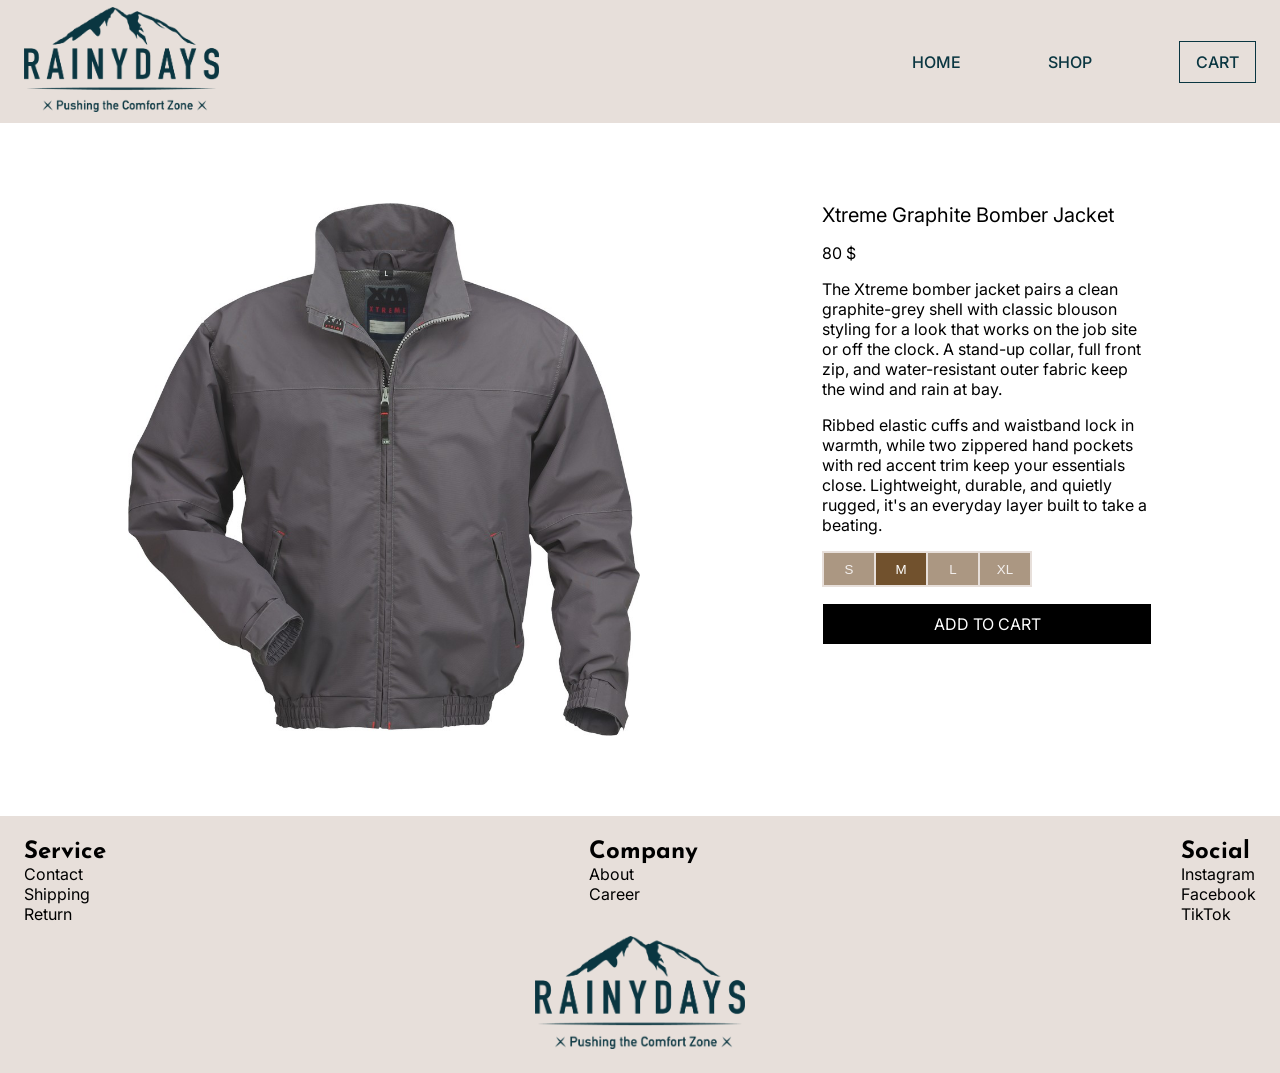
<file: jacket-5.html>
<!doctype html>
<html lang="en">
	<head>
		<link rel="preconnect" href="https://fonts.googleapis.com" />
		<link rel="preconnect" href="https://fonts.gstatic.com" crossorigin />
		<meta name="viewport" content="width=device-width, initial-scale=1.0" />
		<link
			href="https://fonts.googleapis.com/css2?family=Inter:ital,opsz,wght@0,14..32,100..900;1,14..32,100..900&family=Josefin+Sans:ital,wght@0,100..700;1,100..700&display=swap"
			rel="stylesheet"
		/>
		<link rel="stylesheet" href="theme.css" />
		<link rel="stylesheet" href="products.css" />
		<title>Xtreme Graphite Bomber Jacket | Rainy Days</title>
		<meta
			name="description"
			content="Graphite grey Xtreme bomber jacket with a stand-up collar, full front zip, red accent zippers, two hand pockets, and ribbed elastic cuffs and waistband."
		/>
	</head>
	<body>
		<nav>
			<a href="index.html"><img src="public/logo.png" alt="Rainy Days Home Page" /></a>
			<ul class="list-reset">
				<li>
					<a href="index.html">Home</a>
				</li>
				<li>
					<a href="shop.html">Shop</a>
				</li>
				<li>
					<a href="coming-soon.html" class="btn cart-btn">Cart</a>
				</li>
			</ul>
		</nav>
		<main itemscope itemtype="https://schema.org/Product">
			<img
				itemprop="image"
				src="public/RainyDays_Jacket5.jpg"
				alt="Graphite grey Xtreme bomber jacket with a stand-up collar, full front zip, red accent zippers, two hand pockets, and ribbed elastic cuffs and waistband."
			/>
			<div class="product">
				<h1 itemprop="name">Xtreme Graphite Bomber Jacket</h1>
				<div itemprop="offers" itemscope itemtype="https://schema.org/Offer">
					<span itemprop="price">80</span>
					<span itemprop="priceCurrency" content="USD">$</span>
				</div>
				<div itemprop="description">
					<p>
						The Xtreme bomber jacket pairs a clean graphite-grey shell with classic blouson styling for a
						look that works on the job site or off the clock. A stand-up collar, full front zip, and
						water-resistant outer fabric keep the wind and rain at bay.
					</p>

					<p>
						Ribbed elastic cuffs and waistband lock in warmth, while two zippered hand pockets with red
						accent trim keep your essentials close. Lightweight, durable, and quietly rugged, it's an
						everyday layer built to take a beating.
					</p>
				</div>
				<div class="btn-group" role="radiogroup">
					<button role="radio" aria-checked="false">S</button>
					<button role="radio" aria-checked="true">M</button>
					<button role="radio" aria-checked="false">L</button>
					<button role="radio" aria-checked="false">XL</button>
				</div>
				<a href="coming-soon.html" class="btn add-btn">Add to cart</a>
			</div>
		</main>
		<footer>
			<div style="grid-area: links-a">
				<h2>Service</h2>
				<ul class="list-reset">
					<li>
						<a href="contact.html">Contact</a>
					</li>
					<li>
						<a href="shipping.html">Shipping</a>
					</li>
					<li>
						<a href="returns.html">Return</a>
					</li>
				</ul>
			</div>
			<div style="grid-area: links-b">
				<div class="center">
					<h2>Company</h2>
					<ul class="list-reset">
						<li>
							<a href="about.html">About</a>
						</li>
						<li>
							<a href="career.html">Career</a>
						</li>
					</ul>
				</div>
			</div>
			<div style="grid-area: links-c">
				<h2>Social</h2>
				<ul class="list-reset">
					<li>
						<a href="coming-soon.html">Instagram</a>
					</li>
					<li>
						<a href="coming-soon.html">Facebook</a>
					</li>
					<li>
						<a href="coming-soon.html">TikTok</a>
					</li>
				</ul>
			</div>
			<img src="public/logo.png" alt="Rainy Days Logo" />
		</footer>
	</body>
</html>
</file>
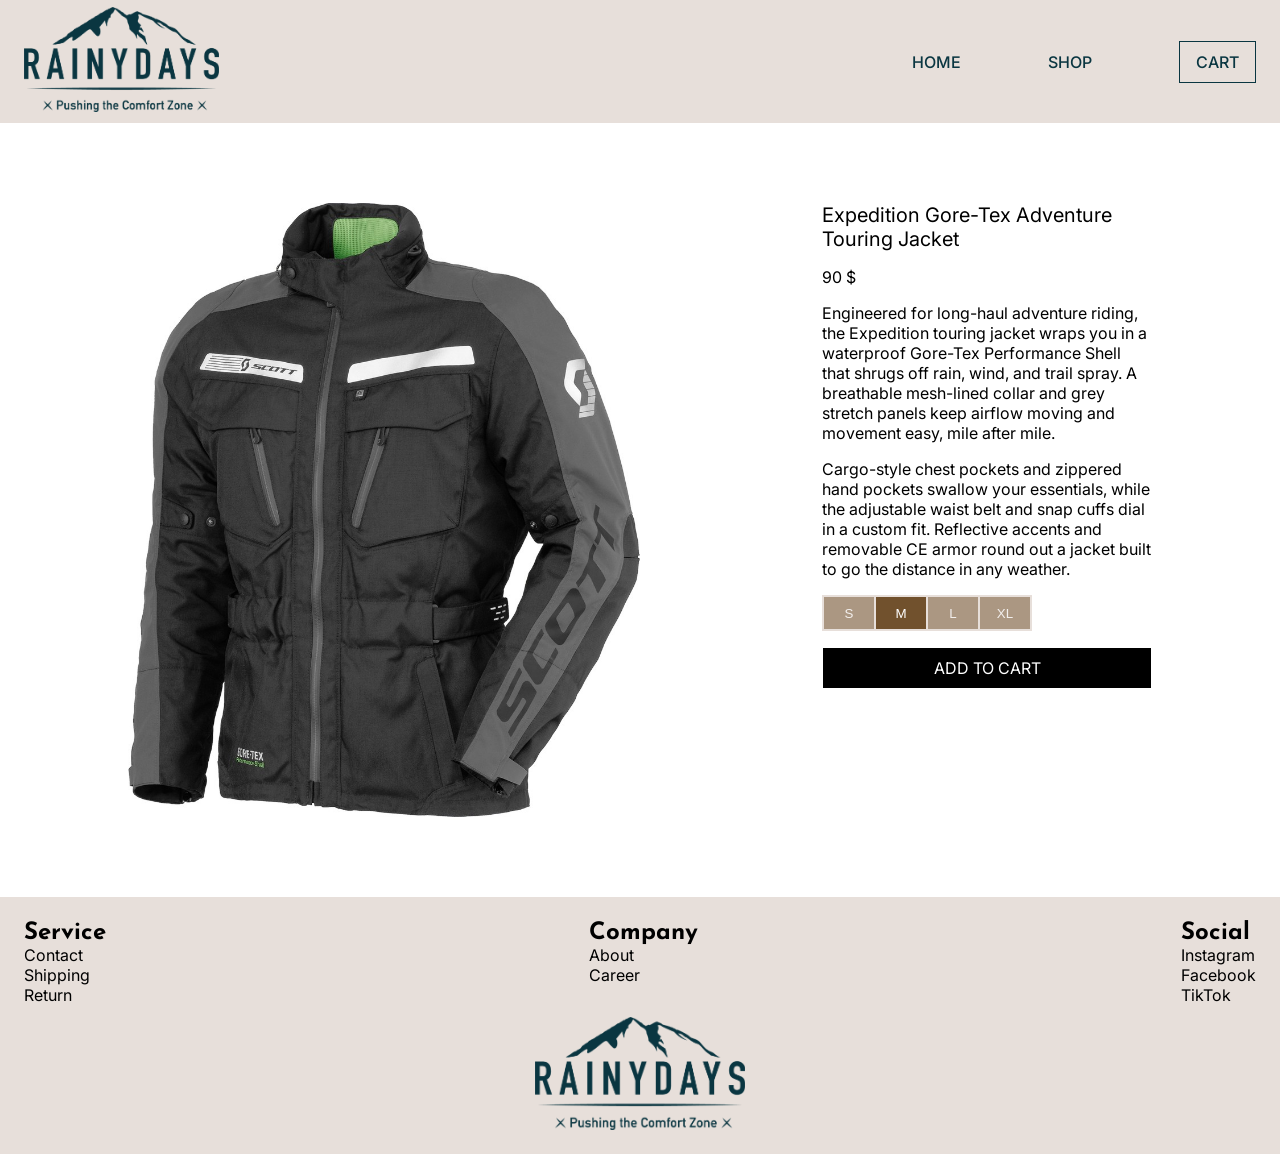
<file: jacket-6.html>
<!doctype html>
<html lang="en">
	<head>
		<link rel="preconnect" href="https://fonts.googleapis.com" />
		<link rel="preconnect" href="https://fonts.gstatic.com" crossorigin />
		<meta name="viewport" content="width=device-width, initial-scale=1.0" />
		<link
			href="https://fonts.googleapis.com/css2?family=Inter:ital,opsz,wght@0,14..32,100..900;1,14..32,100..900&family=Josefin+Sans:ital,wght@0,100..700;1,100..700&display=swap"
			rel="stylesheet"
		/>
		<link rel="stylesheet" href="theme.css" />
		<link rel="stylesheet" href="products.css" />
		<title>Expedition Gore-Tex Adventure Touring Jacket | Rainy Days</title>
		<meta
			name="description"
			content="Black Gore-Tex adventure touring motorcycle jacket with grey shoulder and side panels, green mesh collar lining, white reflective chest accents, multiple zippered cargo pockets, an adjustable waist belt, and reflective sleeve branding."
		/>
	</head>
	<body>
		<nav>
			<a href="index.html"><img src="public/logo.png" alt="Rainy Days Home Page" /></a>
			<ul class="list-reset">
				<li>
					<a href="index.html">Home</a>
				</li>
				<li>
					<a href="shop.html">Shop</a>
				</li>
				<li>
					<a href="coming-soon.html" class="btn cart-btn">Cart</a>
				</li>
			</ul>
		</nav>
		<main itemscope itemtype="https://schema.org/Product">
			<img
				itemprop="image"
				src="public/RainyDays_Jacket6.jpg"
				alt="Black Gore-Tex adventure touring motorcycle jacket with grey shoulder and side panels, green mesh collar lining, white reflective chest accents, multiple zippered cargo pockets, an adjustable waist belt, and reflective sleeve branding."
			/>
			<div class="product">
				<h1 itemprop="name">Expedition Gore-Tex Adventure Touring Jacket</h1>
				<div itemprop="offers" itemscope itemtype="https://schema.org/Offer">
					<span itemprop="price">90</span>
					<span itemprop="priceCurrency" content="USD">$</span>
				</div>
				<div itemprop="description">
					<p>
						Engineered for long-haul adventure riding, the Expedition touring jacket wraps you in a
						waterproof Gore-Tex Performance Shell that shrugs off rain, wind, and trail spray. A breathable
						mesh-lined collar and grey stretch panels keep airflow moving and movement easy, mile after
						mile.
					</p>

					<p>
						Cargo-style chest pockets and zippered hand pockets swallow your essentials, while the
						adjustable waist belt and snap cuffs dial in a custom fit. Reflective accents and removable CE
						armor round out a jacket built to go the distance in any weather.
					</p>
				</div>
				<div class="btn-group" role="radiogroup">
					<button role="radio" aria-checked="false">S</button>
					<button role="radio" aria-checked="true">M</button>
					<button role="radio" aria-checked="false">L</button>
					<button role="radio" aria-checked="false">XL</button>
				</div>
				<a href="coming-soon.html" class="btn add-btn">Add to cart</a>
			</div>
		</main>
		<footer>
			<div style="grid-area: links-a">
				<h2>Service</h2>
				<ul class="list-reset">
					<li>
						<a href="contact.html">Contact</a>
					</li>
					<li>
						<a href="shipping.html">Shipping</a>
					</li>
					<li>
						<a href="returns.html">Return</a>
					</li>
				</ul>
			</div>
			<div style="grid-area: links-b">
				<div class="center">
					<h2>Company</h2>
					<ul class="list-reset">
						<li>
							<a href="about.html">About</a>
						</li>
						<li>
							<a href="career.html">Career</a>
						</li>
					</ul>
				</div>
			</div>
			<div style="grid-area: links-c">
				<h2>Social</h2>
				<ul class="list-reset">
					<li>
						<a href="coming-soon.html">Instagram</a>
					</li>
					<li>
						<a href="coming-soon.html">Facebook</a>
					</li>
					<li>
						<a href="coming-soon.html">TikTok</a>
					</li>
				</ul>
			</div>
			<img src="public/logo.png" alt="Rainy Days Logo" />
		</footer>
	</body>
</html>
</file>
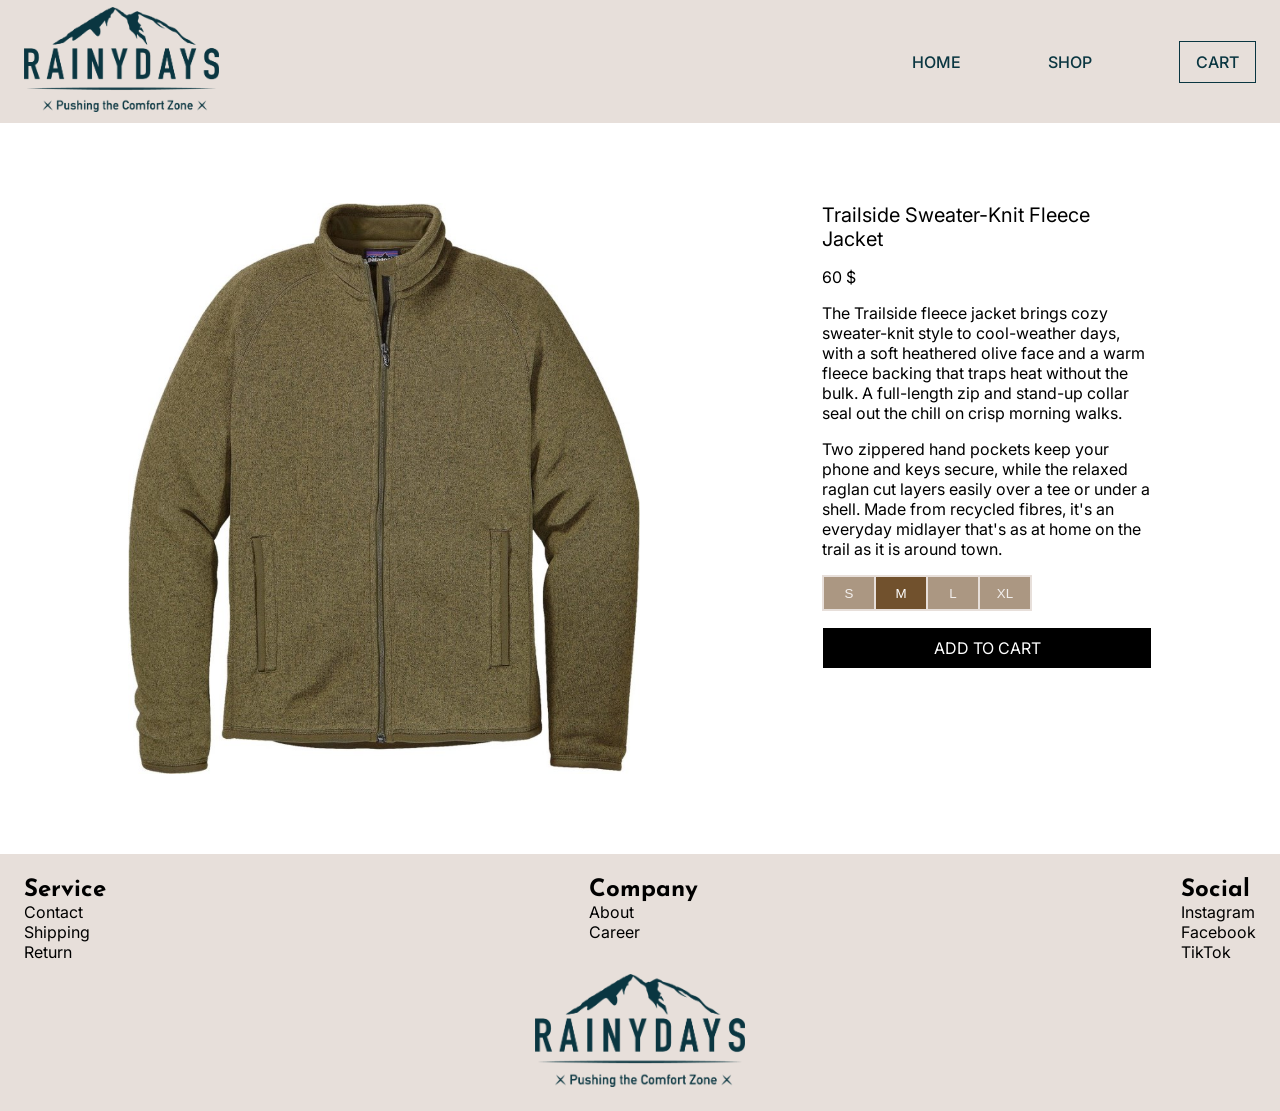
<file: jacket-7.html>
<!doctype html>
<html lang="en">
	<head>
		<link rel="preconnect" href="https://fonts.googleapis.com" />
		<link rel="preconnect" href="https://fonts.gstatic.com" crossorigin />
		<meta name="viewport" content="width=device-width, initial-scale=1.0" />
		<link
			href="https://fonts.googleapis.com/css2?family=Inter:ital,opsz,wght@0,14..32,100..900;1,14..32,100..900&family=Josefin+Sans:ital,wght@0,100..700;1,100..700&display=swap"
			rel="stylesheet"
		/>
		<link rel="stylesheet" href="theme.css" />
		<link rel="stylesheet" href="products.css" />
		<title>Trailside Sweater-Knit Fleece Jacket | Rainy Days</title>
		<meta
			name="description"
			content="Heathered olive-green sweater-knit fleece jacket with a full front zip, stand-up collar, raglan sleeves, and two zippered hand pockets."
		/>
	</head>
	<body>
		<nav>
			<a href="index.html"><img src="public/logo.png" alt="Rainy Days Home Page" /></a>
			<ul class="list-reset">
				<li>
					<a href="index.html">Home</a>
				</li>
				<li>
					<a href="shop.html">Shop</a>
				</li>
				<li>
					<a href="coming-soon.html" class="btn cart-btn">Cart</a>
				</li>
			</ul>
		</nav>
		<main itemscope itemtype="https://schema.org/Product">
			<img
				itemprop="image"
				src="public/RainyDays_Jacket7.jpg"
				alt="Heathered olive-green sweater-knit fleece jacket with a full front zip, stand-up collar, raglan sleeves, and two zippered hand pockets."
			/>
			<div class="product">
				<h1 itemprop="name">Trailside Sweater-Knit Fleece Jacket</h1>
				<div itemprop="offers" itemscope itemtype="https://schema.org/Offer">
					<span itemprop="price">60</span>
					<span itemprop="priceCurrency" content="USD">$</span>
				</div>
				<div itemprop="description">
					<p>
						The Trailside fleece jacket brings cozy sweater-knit style to cool-weather days, with a soft
						heathered olive face and a warm fleece backing that traps heat without the bulk. A full-length
						zip and stand-up collar seal out the chill on crisp morning walks.
					</p>

					<p>
						Two zippered hand pockets keep your phone and keys secure, while the relaxed raglan cut layers
						easily over a tee or under a shell. Made from recycled fibres, it's an everyday midlayer that's
						as at home on the trail as it is around town.
					</p>
				</div>
				<div class="btn-group" role="radiogroup">
					<button role="radio" aria-checked="false">S</button>
					<button role="radio" aria-checked="true">M</button>
					<button role="radio" aria-checked="false">L</button>
					<button role="radio" aria-checked="false">XL</button>
				</div>
				<a href="coming-soon.html" class="btn add-btn">Add to cart</a>
			</div>
		</main>
		<footer>
			<div style="grid-area: links-a">
				<h2>Service</h2>
				<ul class="list-reset">
					<li>
						<a href="contact.html">Contact</a>
					</li>
					<li>
						<a href="shipping.html">Shipping</a>
					</li>
					<li>
						<a href="returns.html">Return</a>
					</li>
				</ul>
			</div>
			<div style="grid-area: links-b">
				<div class="center">
					<h2>Company</h2>
					<ul class="list-reset">
						<li>
							<a href="about.html">About</a>
						</li>
						<li>
							<a href="career.html">Career</a>
						</li>
					</ul>
				</div>
			</div>
			<div style="grid-area: links-c">
				<h2>Social</h2>
				<ul class="list-reset">
					<li>
						<a href="coming-soon.html">Instagram</a>
					</li>
					<li>
						<a href="coming-soon.html">Facebook</a>
					</li>
					<li>
						<a href="coming-soon.html">TikTok</a>
					</li>
				</ul>
			</div>
			<img src="public/logo.png" alt="Rainy Days Logo" />
		</footer>
	</body>
</html>
</file>
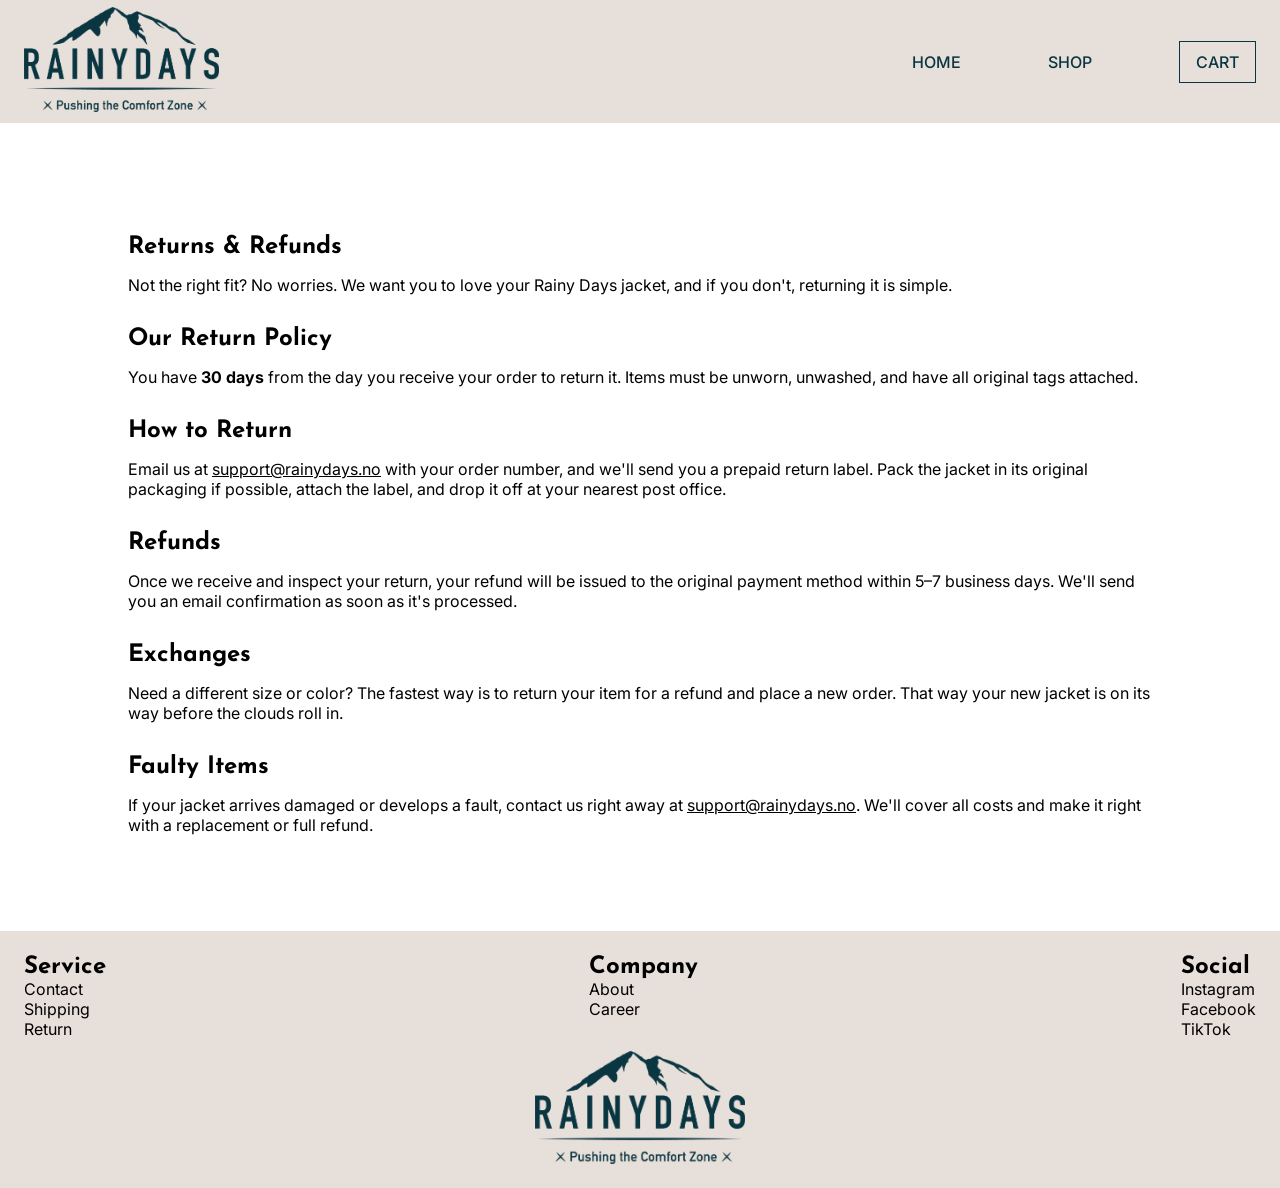
<file: returns.html>
<!doctype html>
<html lang="en">
	<head>
		<link rel="preconnect" href="https://fonts.googleapis.com" />
		<link rel="preconnect" href="https://fonts.gstatic.com" crossorigin />
		<meta name="viewport" content="width=device-width, initial-scale=1.0" />
		<link
			href="https://fonts.googleapis.com/css2?family=Inter:ital,opsz,wght@0,14..32,100..900;1,14..32,100..900&family=Josefin+Sans:ital,wght@0,100..700;1,100..700&display=swap"
			rel="stylesheet"
		/>
		<link rel="stylesheet" href="theme.css" />
		<link rel="stylesheet" href="page.css" />
		<title>Returns & Refunds | Rainy Days</title>
		<meta
			name="description"
			content="Not the right fit? No worries. We want you to love your Rainy Days jacket, and if you don't, returning it is simple."
		/>
	</head>
	<body>
		<nav>
			<a href="index.html"><img src="public/logo.png" alt="Rainy Days Home Page" /></a>
			<ul class="list-reset">
				<li>
					<a href="index.html">Home</a>
				</li>
				<li>
					<a href="shop.html">Shop</a>
				</li>
				<li>
					<a href="coming-soon.html" class="btn cart-btn">Cart</a>
				</li>
			</ul>
		</nav>
		<main>
			<article>
				<h1>Returns &amp; Refunds</h1>
				<p>
					Not the right fit? No worries. We want you to love your Rainy Days jacket, and if you don't,
					returning it is simple.
				</p>

				<h2>Our Return Policy</h2>
				<p>
					You have <strong>30 days</strong> from the day you receive your order to return it. Items must be
					unworn, unwashed, and have all original tags attached.
				</p>

				<h2>How to Return</h2>
				<p>
					Email us at <a href="mailto:support@rainydays.no">support@rainydays.no</a> with your order number,
					and we'll send you a prepaid return label. Pack the jacket in its original packaging if possible,
					attach the label, and drop it off at your nearest post office.
				</p>

				<h2>Refunds</h2>
				<p>
					Once we receive and inspect your return, your refund will be issued to the original payment method
					within 5–7 business days. We'll send you an email confirmation as soon as it's processed.
				</p>

				<h2>Exchanges</h2>
				<p>
					Need a different size or color? The fastest way is to return your item for a refund and place a new
					order. That way your new jacket is on its way before the clouds roll in.
				</p>

				<h2>Faulty Items</h2>
				<p>
					If your jacket arrives damaged or develops a fault, contact us right away at
					<a href="mailto:support@rainydays.no">support@rainydays.no</a>. We'll cover all costs and make it
					right with a replacement or full refund.
				</p>
			</article>
		</main>
		<footer>
			<div style="grid-area: links-a">
				<h2>Service</h2>
				<ul class="list-reset">
					<li>
						<a href="contact.html">Contact</a>
					</li>
					<li>
						<a href="shipping.html">Shipping</a>
					</li>
					<li>
						<a href="returns.html">Return</a>
					</li>
				</ul>
			</div>
			<div style="grid-area: links-b">
				<div class="center">
					<h2>Company</h2>
					<ul class="list-reset">
						<li>
							<a href="about.html">About</a>
						</li>
						<li>
							<a href="career.html">Career</a>
						</li>
					</ul>
				</div>
			</div>
			<div style="grid-area: links-c">
				<h2>Social</h2>
				<ul class="list-reset">
					<li>
						<a href="coming-soon.html">Instagram</a>
					</li>
					<li>
						<a href="coming-soon.html">Facebook</a>
					</li>
					<li>
						<a href="coming-soon.html">TikTok</a>
					</li>
				</ul>
			</div>
			<img src="public/logo.png" alt="Rainy Days Logo" />
		</footer>
	</body>
</html>
</file>
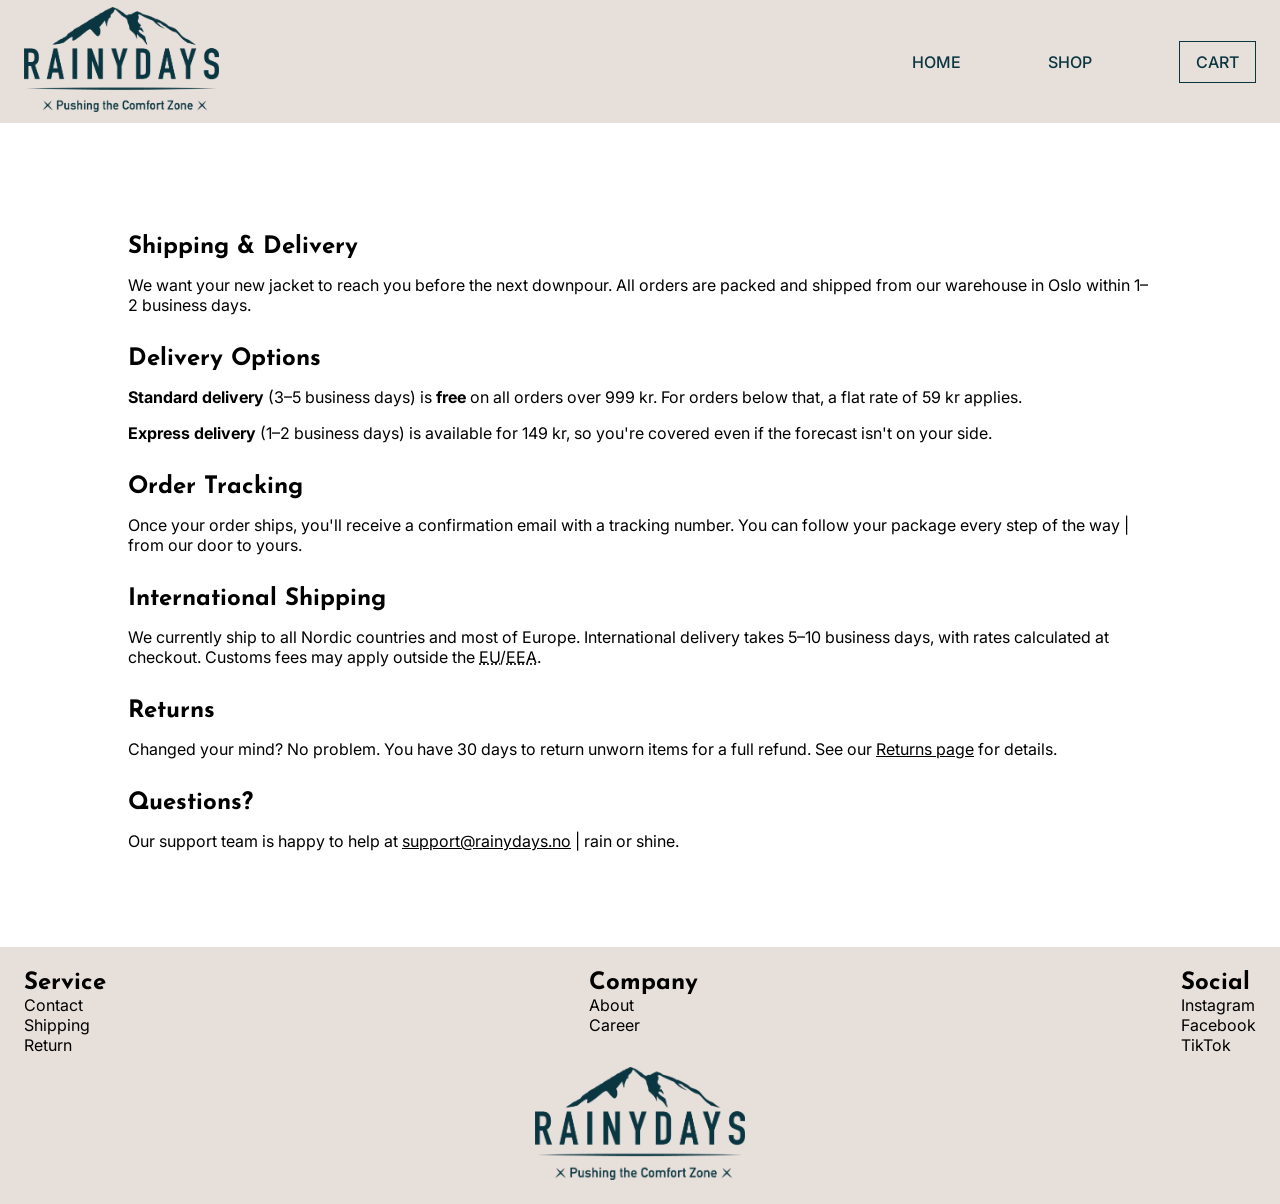
<file: shipping.html>
<!doctype html>
<html lang="en">
	<head>
		<link rel="preconnect" href="https://fonts.googleapis.com" />
		<link rel="preconnect" href="https://fonts.gstatic.com" crossorigin />
		<meta name="viewport" content="width=device-width, initial-scale=1.0" />
		<link
			href="https://fonts.googleapis.com/css2?family=Inter:ital,opsz,wght@0,14..32,100..900;1,14..32,100..900&family=Josefin+Sans:ital,wght@0,100..700;1,100..700&display=swap"
			rel="stylesheet"
		/>
		<link rel="stylesheet" href="theme.css" />
		<link rel="stylesheet" href="page.css" />
		<title>Shipping & Delivery | Rainy Days</title>
		<meta name="description" content="Everything about shipping and delivery." />
	</head>
	<body>
		<nav>
			<a href="index.html"><img src="public/logo.png" alt="Rainy Days Home Page" /></a>
			<ul class="list-reset">
				<li>
					<a href="index.html">Home</a>
				</li>
				<li>
					<a href="shop.html">Shop</a>
				</li>
				<li>
					<a href="coming-soon.html" class="btn cart-btn">Cart</a>
				</li>
			</ul>
		</nav>
		<main>
			<article>
				<h1>Shipping &amp; Delivery</h1>
				<p>
					We want your new jacket to reach you before the next downpour. All orders are packed and shipped
					from our warehouse in Oslo within 1–2 business days.
				</p>

				<h2>Delivery Options</h2>
				<p>
					<strong>Standard delivery</strong> (3–5 business days) is <strong>free</strong> on all orders over
					999 kr. For orders below that, a flat rate of 59 kr applies.
				</p>
				<p>
					<strong>Express delivery</strong> (1–2 business days) is available for 149 kr, so you're covered
					even if the forecast isn't on your side.
				</p>

				<h2>Order Tracking</h2>
				<p>
					Once your order ships, you'll receive a confirmation email with a tracking number. You can follow
					your package every step of the way | from our door to yours.
				</p>

				<h2>International Shipping</h2>
				<p>
					We currently ship to all Nordic countries and most of Europe. International delivery takes 5–10
					business days, with rates calculated at checkout. Customs fees may apply outside the
					<abbr title="European Union">EU</abbr>/<abbr title="European Economic Area">EEA</abbr>.
				</p>

				<h2>Returns</h2>
				<p>
					Changed your mind? No problem. You have 30 days to return unworn items for a full refund. See our
					<a href="returns.html">Returns page</a> for details.
				</p>

				<h2>Questions?</h2>
				<p>
					Our support team is happy to help at
					<a href="mailto:support@rainydays.no">support@rainydays.no</a> | rain or shine.
				</p>
			</article>
		</main>
		<footer>
			<div style="grid-area: links-a">
				<h2>Service</h2>
				<ul class="list-reset">
					<li>
						<a href="contact.html">Contact</a>
					</li>
					<li>
						<a href="shipping.html">Shipping</a>
					</li>
					<li>
						<a href="returns.html">Return</a>
					</li>
				</ul>
			</div>
			<div style="grid-area: links-b">
				<div class="center">
					<h2>Company</h2>
					<ul class="list-reset">
						<li>
							<a href="about.html">About</a>
						</li>
						<li>
							<a href="career.html">Career</a>
						</li>
					</ul>
				</div>
			</div>
			<div style="grid-area: links-c">
				<h2>Social</h2>
				<ul class="list-reset">
					<li>
						<a href="coming-soon.html">Instagram</a>
					</li>
					<li>
						<a href="coming-soon.html">Facebook</a>
					</li>
					<li>
						<a href="coming-soon.html">TikTok</a>
					</li>
				</ul>
			</div>
			<img src="public/logo.png" alt="Rainy Days Logo" />
		</footer>
	</body>
</html>
</file>
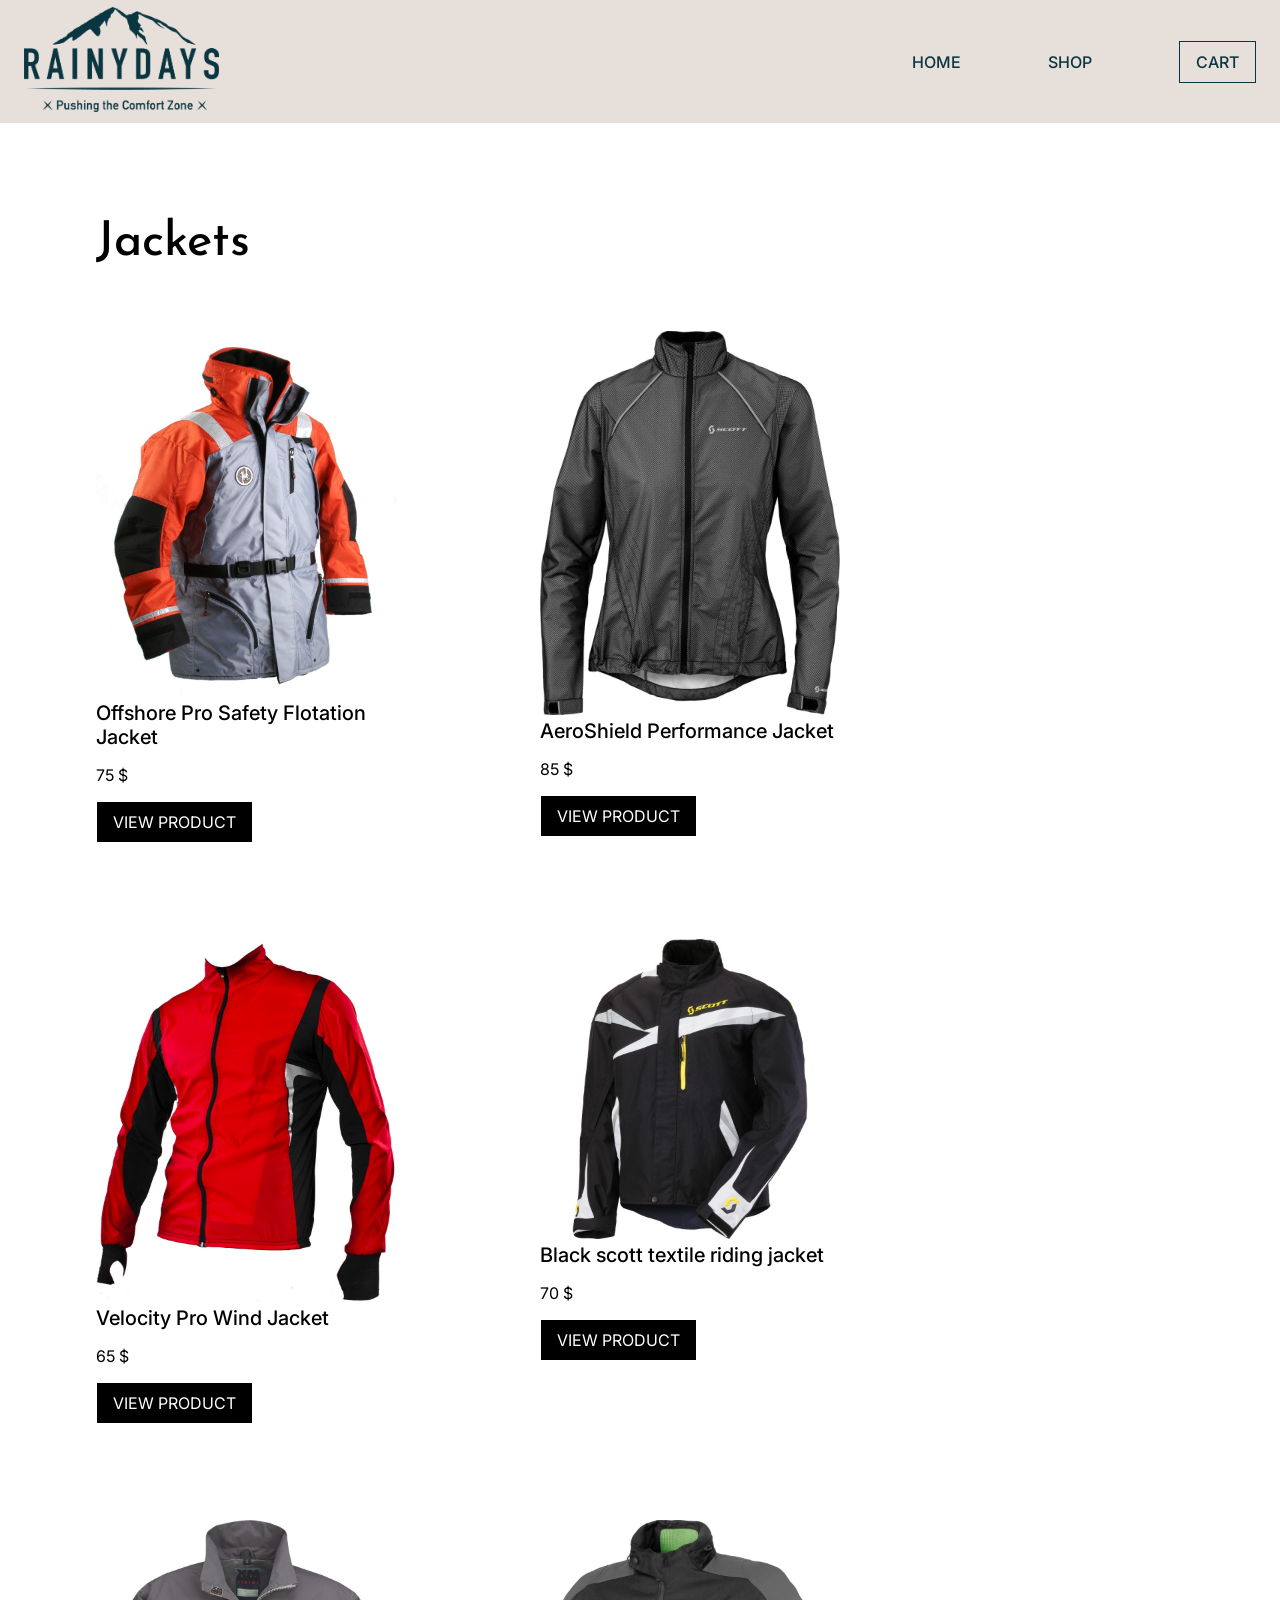
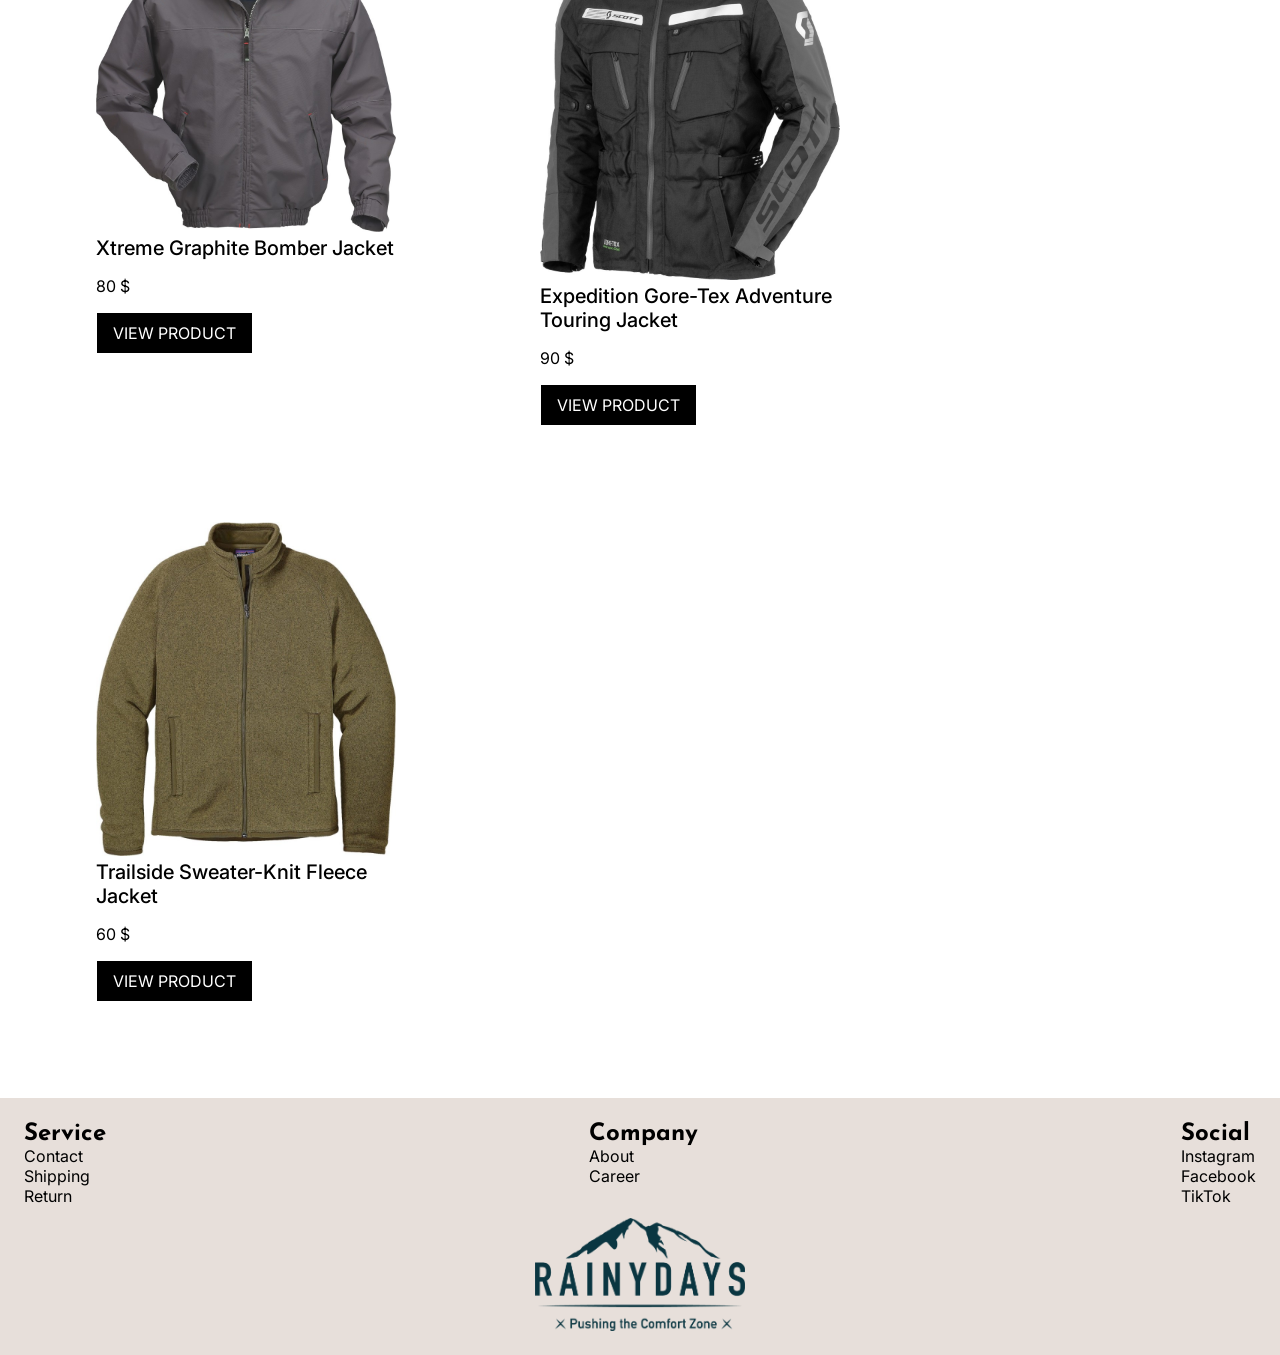
<file: shop.html>
<!doctype html>
<html lang="en">
	<head>
		<link rel="preconnect" href="https://fonts.googleapis.com" />
		<link rel="preconnect" href="https://fonts.gstatic.com" crossorigin />
		<meta name="viewport" content="width=device-width, initial-scale=1.0" />
		<link
			href="https://fonts.googleapis.com/css2?family=Inter:ital,opsz,wght@0,14..32,100..900;1,14..32,100..900&family=Josefin+Sans:ital,wght@0,100..700;1,100..700&display=swap"
			rel="stylesheet"
		/>
		<link rel="stylesheet" href="theme.css" />
		<link rel="stylesheet" href="shop.css" />
		<title>Jackets | Rainy Days</title>
		<meta name="description" content="See all our Rainy Days jackets here. Outdoor jackets for every use case" />
	</head>
	<body>
		<nav>
			<a href="index.html"><img src="public/logo.png" alt="Rainy Days Home Page" /></a>
			<ul class="list-reset">
				<li>
					<a href="index.html">Home</a>
				</li>
				<li>
					<a href="shop.html">Shop</a>
				</li>
				<li>
					<a href="coming-soon.html" class="btn cart-btn">Cart</a>
				</li>
			</ul>
		</nav>
		<main>
			<h1>Jackets</h1>
			<ul class="products list-reset">
				<li itemscope itemtype="https://schema.org/Product">
					<img
						src="public/RainyDays_Jacket1.jpg"
						alt="High-visibility orange and gray marine flotation jacket with reflective panels, high storm collar, adjustable waist belt, and zippered pockets."
					/>
					<h2 itemprop="name">Offshore Pro Safety Flotation Jacket</h2>
					<div itemprop="offers" itemscope itemtype="https://schema.org/Offer">
						<span itemprop="price">75</span>
						<span itemprop="priceCurrency" content="USD">$</span>
					</div>
					<a href="jacket-1.html" class="btn">View product</a>
				</li>
				<li itemscope itemtype="https://schema.org/Product">
					<img
						src="public/RainyDays_Jacket2.jpg"
						alt="Gray lightweight performance jacket with a full front zipper, stand-up collar, long sleeves, adjustable cuffs, and an athletic fit."
					/>
					<h2 itemprop="name">AeroShield Performance Jacket</h2>
					<div itemprop="offers" itemscope itemtype="https://schema.org/Offer">
						<span itemprop="price">85</span>
						<span itemprop="priceCurrency" content="USD">$</span>
					</div>
					<a href="jacket-2.html" class="btn">View product</a>
				</li>
				<li itemscope itemtype="https://schema.org/Product">
					<img
						src="public/RainyDays_Jacket3.jpg"
						alt="Red and black performance cycling jacket with a full front zipper, high collar, long sleeves, and a fitted aerodynamic design."
					/>
					<h2 itemprop="name">Velocity Pro Wind Jacket</h2>
					<div itemprop="offers" itemscope itemtype="https://schema.org/Offer">
						<span itemprop="price">65</span>
						<span itemprop="priceCurrency" content="USD">$</span>
					</div>
					<a href="jacket-3.html" class="btn">View product</a>
				</li>
				<li itemscope itemtype="https://schema.org/Product">
					<img
						src="public/RainyDays_Jacket4.jpg"
						alt="Black scott textile riding jacket with white and silver panels, yellow zipper and logo accents, a tall collar, full front zip, and a chest pocket."
					/>
					<h2 itemprop="name">Black scott textile riding jacket</h2>
					<div itemprop="offers" itemscope itemtype="https://schema.org/Offer">
						<span itemprop="price">70</span>
						<span itemprop="priceCurrency" content="USD">$</span>
					</div>
					<a href="jacket-4.html" class="btn">View product</a>
				</li>
				<li itemscope itemtype="https://schema.org/Product">
					<img
						src="public/RainyDays_Jacket5.jpg"
						alt="Graphite grey Xtreme bomber jacket with a stand-up collar, full front zip, red accent zippers, two hand pockets, and ribbed elastic cuffs and waistband."
					/>
					<h2 itemprop="name">Xtreme Graphite Bomber Jacket</h2>
					<div itemprop="offers" itemscope itemtype="https://schema.org/Offer">
						<span itemprop="price">80</span>
						<span itemprop="priceCurrency" content="USD">$</span>
					</div>
					<a href="jacket-5.html" class="btn">View product</a>
				</li>
				<li itemscope itemtype="https://schema.org/Product">
					<img
						src="public/RainyDays_Jacket6.jpg"
						alt="Black Gore-Tex adventure touring motorcycle jacket with grey shoulder and side panels, green mesh collar lining, white reflective chest accents, multiple zippered cargo pockets, an adjustable waist belt, and reflective sleeve branding."
					/>
					<h2 itemprop="name">Expedition Gore-Tex Adventure Touring Jacket</h2>
					<div itemprop="offers" itemscope itemtype="https://schema.org/Offer">
						<span itemprop="price">90</span>
						<span itemprop="priceCurrency" content="USD">$</span>
					</div>
					<a href="jacket-6.html" class="btn">View product</a>
				</li>
				<li itemscope itemtype="https://schema.org/Product">
					<img
						src="public/RainyDays_Jacket7.jpg"
						alt="Heathered olive-green sweater-knit fleece jacket with a full front zip, stand-up collar, raglan sleeves, and two zippered hand pockets."
					/>
					<h2 itemprop="name">Trailside Sweater-Knit Fleece Jacket</h2>
					<div itemprop="offers" itemscope itemtype="https://schema.org/Offer">
						<span itemprop="price">60</span>
						<span itemprop="priceCurrency" content="USD">$</span>
					</div>
					<a href="jacket-7.html" class="btn">View product</a>
				</li>
			</ul>
		</main>
		<footer>
			<div style="grid-area: links-a">
				<h2>Service</h2>
				<ul class="list-reset">
					<li>
						<a href="contact.html">Contact</a>
					</li>
					<li>
						<a href="shipping.html">Shipping</a>
					</li>
					<li>
						<a href="returns.html">Return</a>
					</li>
				</ul>
			</div>
			<div style="grid-area: links-b">
				<div class="center">
					<h2>Company</h2>
					<ul class="list-reset">
						<li>
							<a href="about.html">About</a>
						</li>
						<li>
							<a href="career.html">Career</a>
						</li>
					</ul>
				</div>
			</div>
			<div style="grid-area: links-c">
				<h2>Social</h2>
				<ul class="list-reset">
					<li>
						<a href="coming-soon.html">Instagram</a>
					</li>
					<li>
						<a href="coming-soon.html">Facebook</a>
					</li>
					<li>
						<a href="coming-soon.html">TikTok</a>
					</li>
				</ul>
			</div>
			<img src="public/logo.png" alt="Rainy Days Logo" />
		</footer>
	</body>
</html>
</file>
<file: theme.css>
:root {
	--primary: #0a3641;
	--light-grey: #e7dfda;
	--dark-grey: #1a1919;
	--brown: #71512d;
	--brown-light: #99754b;
	--dark-brown: #231a07;

	--font-header: "Josefin Sans", sans-serif;
	--font-body: "Inter", sans-serif;
}

html {
	font-family: var(--font-body);
	font-optical-sizing: auto;
	font-style: normal;
}

* {
	box-sizing: border-box;
}

html,
body {
	margin: 0;
}

body {
	margin-top: 123px;
	display: flex;
	flex-direction: column;
	min-height: 100vh;
}

main {
	flex-grow: 1;
}

h1,
h2,
h3,
h4,
h5,
h6 {
	margin-top: 0;
	margin-bottom: 0;
	font-family: var(--font-header);
	font-optical-sizing: auto;
	font-style: normal;
}

nav {
	padding: 7px 24px;
	background-color: var(--light-grey);
	display: flex;
	justify-content: space-between;
	align-items: center;
	text-transform: uppercase;
	position: fixed;
	top: 0px;
	width: 100%;
	z-index: 50;
}

nav img {
	width: auto;
	height: 105px;
}

a {
	color: inherit;
	text-decoration: inherit;
}

p a {
	text-decoration: underline;
}

button {
	cursor: pointer;
}

.list-reset {
	list-style: none;
	margin: 0;
	padding-left: 0;
}

nav ul {
	display: flex;
	align-items: center;
	gap: 87px;
	color: var(--primary);
	font-weight: 500;
}

nav ul a:hover {
	text-decoration: underline;
}

.btn-group {
	display: flex;
	padding: 2px;
	width: min-content;
	gap: 2px;
	background-color: var(--light-grey);
}

.btn-group button {
	border: none;
	background-color: var(--brown);
	color: white;
	padding: 0;
	width: 50px;
	height: 32px;
	opacity: 0.5;
}

.btn-group button[aria-checked="true"] {
	opacity: 1;
}

.btn-group button:hover {
	opacity: 0.8;
}

.btn {
	display: inline-block;
	padding: 10px 16px;
	border: 1px solid currentColor;
	text-transform: uppercase;
}

.btn:hover {
	transition: all 0.15s ease-in-out;
}

.cart-btn:hover {
	color: white;
	background-color: var(--primary);
	text-decoration: none;
}

.center {
	width: min-content;
	margin-left: auto;
	margin-right: auto;
}

.brown {
	color: var(--brown);
}

.primary {
	color: var(--primary);
}

footer {
	background-color: var(--light-grey);
	display: grid;
	gap: 12px;
	grid-template:
		"links-a links-b links-c"
		"logo logo logo";
	justify-content: space-between;
	padding: 24px;
}

footer h3 {
	margin-top: 0;
	margin-bottom: 12px;
	font-family: var(--font-body);
	font-size: 20px;
	font-weight: bold;
	color: var(--primary);
}

footer img {
	grid-area: logo;
	place-self: center;
	height: 113px;
}

@media screen and (max-width: 800px) {
	body {
		margin-top: 68px;
	}
	nav ul {
		gap: 2rem;
	}
	nav ul li:first-child {
		display: none;
	}
	nav img {
		height: 50px;
	}
}
</file>
<file: index.css>
#hero {
	background-image: url("public/hero.jpg");
	background-position: center;
	background-size: cover;
	height: 90vh;

	position: relative;
}

#hero .btn {
	position: absolute;
	bottom: 20%;
	right: 8%;
	color: var(--light-grey);
	background-color: var(--brown);
}

#hero .btn:hover {
	color: var(--brown);
	background-color: var(--light-grey);
}

.hero-box {
	list-style: none;
	padding: 0 84px;
	margin: 0;

	position: absolute;
	top: 42px;
	left: 50%;
	transform: translateX(-50%);
	height: 80px;

	color: var(--primary);
	border: 1px solid currentColor;

	display: flex;
	justify-content: space-around;
	align-items: center;
	gap: 56px;

	background-color: #ffffff10;
	backdrop-filter: blur(7px);
}

.hero-box li {
	padding-top: 0.2em; /* Fix text alignment */
	text-transform: uppercase;
	font-size: 2rem;
	font-family: "Josefin Sans";
}

@media screen and (max-width: 800px) {
	.hero-box {
		padding: 1rem 2rem;
		gap: 1rem;
		flex-direction: column;
		height: auto;
		justify-content: center;
	}
	.hero-box li {
		font-size: 1.5rem;
	}
}

.gallery {
	position: relative;
}

.gallery .headline {
	position: absolute;
	left: 50%;
	transform: translateX(-50%);
	margin-top: 80px;
	z-index: 10;
}

.headline h1 {
	white-space: nowrap;
	text-transform: uppercase;
	color: #ffffff;
	letter-spacing: 0.13em;
	font-weight: 350;
	margin: 0;
}

.gallery .decor-line {
	position: absolute;
	width: 130px;
	left: 42%;
}

.gallery-images {
	display: grid;
	height: 50vw;
	grid-auto-flow: column;
	grid-auto-rows: minmax(0, 1fr);
	grid-auto-columns: 1fr;
	background-color: rgba(0, 0, 0, 0.5);
}

@media screen and (max-width: 800px) {
	.gallery-images {
		height: 100vh;
	}

	.headline {
		width: 260px;
	}

	.gallery .decor-line {
		position: absolute;
		top: 56px;
		left: 49%;
		transform: translateX(-50%);
	}

	.headline h1 {
		white-space: wrap;
		text-align: center;
	}

	.gallery:not(.with-box) .gallery-images > :not(:first-child) {
		display: none;
	}
}

.gallery-images > * {
	display: block;
	width: 100%;
	height: 100%;
}

.gallery-images > img {
	object-fit: cover;
	object-position: bottom;
	mix-blend-mode: multiply;
	opacity: 0.9;
}

.box {
	padding: 30px;
	text-align: center;
	display: flex;
	gap: 72px;
	flex-direction: column;
	justify-content: center;
	align-items: center;
}

.box > * {
	margin: 0;
}

.box-dark {
	color: var(--brown-light);
	background-color: var(--dark-grey);
}

.box-light {
	color: #1e1e1e;
	background-color: var(--light-grey);
}

.box-light > * {
	text-transform: uppercase;
	font-size: 64px;
	letter-spacing: 0.13em;
	font-weight: 400;
	line-height: 1;
}

.box-dark h2 {
	text-transform: uppercase;
	font-size: 48px;
	letter-spacing: 0.13em;
	line-height: 1;
	font-weight: 400;
}

.box-dark p {
	font-size: 32px;
	letter-spacing: 0.13em;
	line-height: 1;
	font-weight: 400;
	color: #ffffff;
}

@media screen and (max-width: 800px) {
	.with-box .gallery-images {
		display: flex;
		height: auto;
		flex-direction: column;
	}

	.with-box .gallery-images > .box {
		order: 1;
	}

	.with-box .gallery-images > * {
		aspect-ratio: 1 / 1;
	}

	.box h2,
	.box p {
		font-size: 2.5rem;
	}

	.box-dark p {
		font-size: 1.5rem;
	}
}
</file>
<file: page.css>
main {
	max-width: 1300px;
	margin: auto;
	padding: 5rem 8rem;
	width: 100%;
}

@media screen and (max-width: 800px) {
	main {
		padding: 2.5rem 2rem;
	}
}

main h1,
main h2,
main h3,
main h4,
main h5,
main h6 {
	margin-top: 2rem;
}
</file>
<file: products.css>
main {
	display: flex;
	justify-content: space-between;
	align-items: start;
	max-width: 1300px;
	margin: auto;
	padding: 5rem 8rem;
	gap: 2rem;
	width: 100%;
}

main h1 {
	font-size: 20px;
	font-weight: 400;
	font-family: var(--font-body);
}

main img {
	min-width: 200px;
	max-width: 512px;
	height: auto;
	object-fit: contain;
}

.add-btn {
	background-color: black;
	color: white;
	margin-top: 16px;
	width: 100%;
	text-align: center;
}

.add-btn:hover {
	background-color: white;
	color: black;
}

.product {
	max-width: 330px;
}

.product > :not(:first-child) {
	margin-top: 1rem;
}

@media screen and (max-width: 800px) {
	main {
		padding: 2.5rem 2rem;
		flex-direction: column;
	}

	main img {
		max-width: 100%;
	}

	.product {
		max-width: 100%;
	}
}
</file>
<file: shop.css>
main {
	padding: 6rem;
}

main h1 {
	font-size: 3rem;
	font-weight: 500;
	margin-bottom: 4rem;
}

.products {
	display: grid;
	grid-template-columns: repeat(auto-fit, 300px);
	gap: 6rem 9rem;
	max-width: 100%;
}

.products li img {
	max-width: 100%;
	height: auto;
	object-fit: contain;
}

.products li h2 {
	font-family: var(--font-body);
	font-weight: 500;
	font-size: 20px;
	margin-bottom: 1rem;
}
.products .btn {
	margin-top: 1rem;
	background-color: black;
	color: #ffffff;
}

@media screen and (max-width: 800px) {
	main {
		padding: 2.5rem 2rem;
	}
	main h1 {
		text-align: center;
	}

	.products {
		justify-content: center;
	}

	.products li img {
		margin: auto;
		height: 300px;
		width: 300px;
	}
}
</file>
